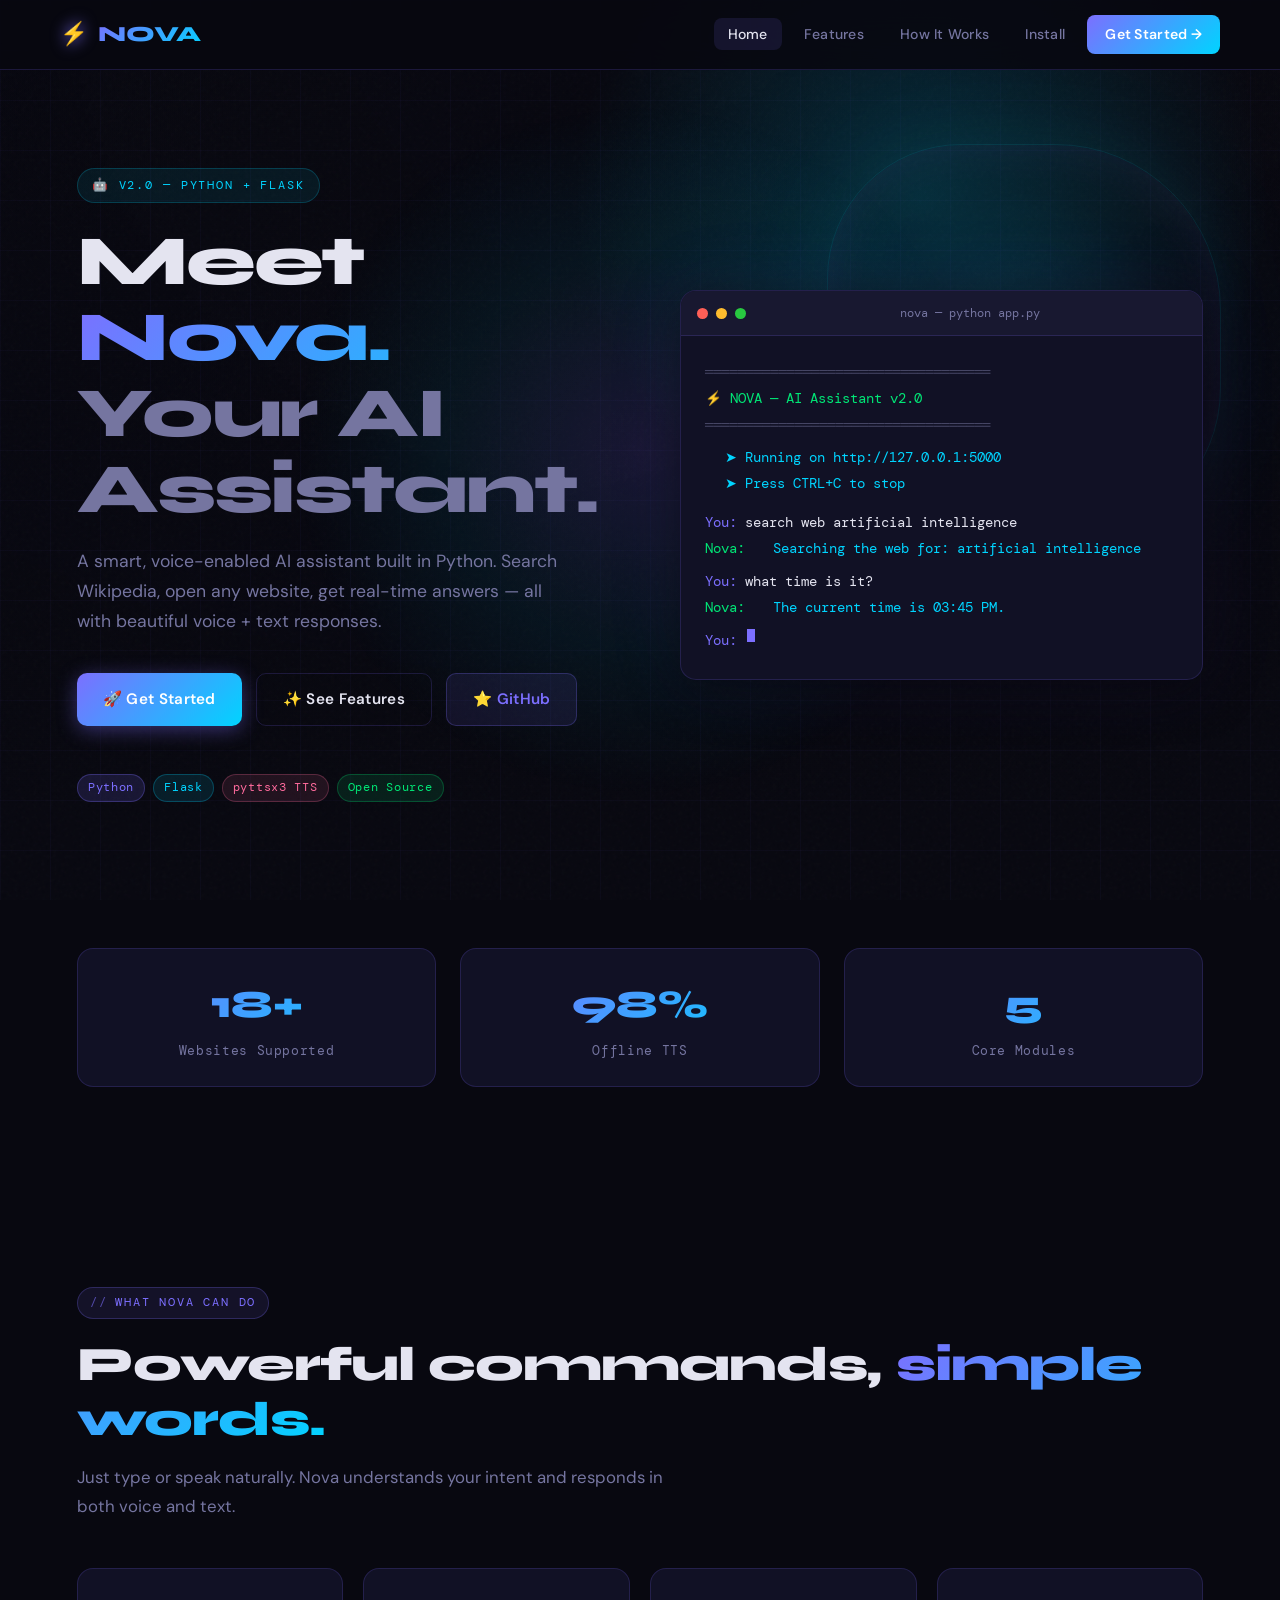
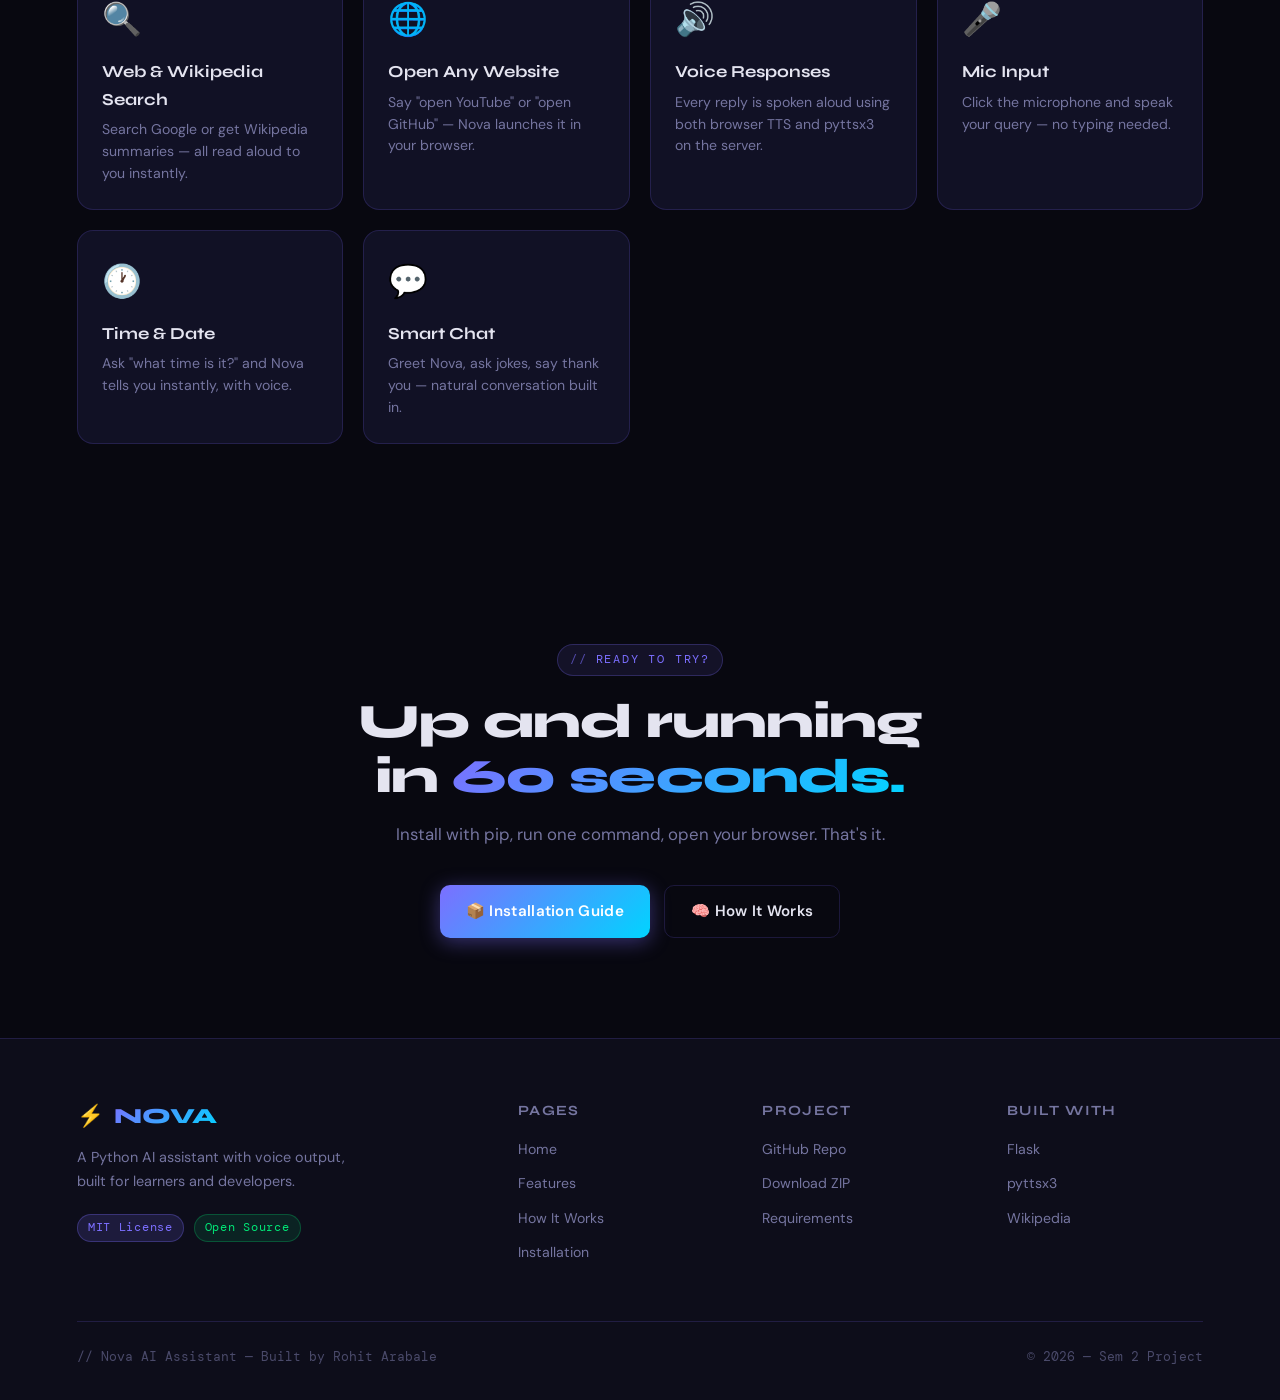
<file: Nova_Website/index.html>
<!DOCTYPE html>
<!-- index.html — Nova AI Assistant — Home / Hero Page -->
<html lang="en">
<head>
  <meta charset="UTF-8" />
  <meta name="viewport" content="width=device-width, initial-scale=1.0" />
  <title>Nova AI Assistant | Rohit Arabale</title>
  <meta name="description" content="Nova is a modern Python AI assistant with voice output, web search, and a sleek web interface." />
  <link rel="preconnect" href="https://fonts.googleapis.com" />
  <link href="https://fonts.googleapis.com/css2?family=Syne:wght@700;800&family=DM+Sans:wght@300;400;500;600&family=DM+Mono:wght@400;500&display=swap" rel="stylesheet" />
  <link rel="stylesheet" href="css/style.css" />
  <style>
    /* ── Hero-specific styles ─────────────────────────────────────── */
    .hero {
      position: relative;
      z-index: 2;
      min-height: 100vh;
      display: flex;
      align-items: center;
      padding: 0 clamp(20px, 6vw, 80px);
      padding-top: 70px;
      overflow: hidden;
    }

    .ai-video-backdrop {
      position: fixed;
      inset: 0;
      z-index: 0;
      overflow: hidden;
      background:
        linear-gradient(115deg, rgba(8,8,16,0.86), rgba(8,8,16,0.58) 46%, rgba(8,8,16,0.92)),
        url("https://cdn.pixabay.com/video/2025/02/11/257791_tiny.jpg") center / cover no-repeat;
      pointer-events: none;
    }

    .ai-video-backdrop video {
      width: 100%;
      height: 100%;
      object-fit: cover;
      opacity: 0.34;
      filter: saturate(1.25) contrast(1.08) brightness(0.78);
      transform: scale(1.04);
    }

    .ai-video-backdrop::after {
      content: "";
      position: absolute;
      inset: 0;
      background:
        radial-gradient(circle at 72% 22%, rgba(0,212,255,0.18), transparent 30%),
        linear-gradient(180deg, rgba(8,8,16,0.28), var(--bg) 92%);
    }

    .scroll-stage {
      position: fixed;
      inset: 0;
      z-index: 1;
      pointer-events: none;
      overflow: hidden;
    }

    .ai-bot-parallax {
      position: absolute;
      right: clamp(12px, 6vw, 120px);
      top: 18vh;
      width: clamp(220px, 28vw, 430px);
      aspect-ratio: 1;
      border-radius: 34% 42% 38% 44%;
      background:
        radial-gradient(circle at 50% 48%, rgba(0,212,255,0.12), transparent 57%),
        url("https://cdn.pixabay.com/video/2025/02/11/257791_tiny.jpg") center / cover no-repeat;
      opacity: 0.52;
      filter: saturate(1.2) contrast(1.05) drop-shadow(0 0 44px rgba(0,212,255,0.32));
      mix-blend-mode: screen;
      will-change: transform;
      animation: botFloat 7s ease-in-out infinite;
    }

    .ai-bot-parallax::before {
      content: "";
      position: absolute;
      inset: -18px;
      border: 1px solid rgba(0,212,255,0.22);
      border-radius: inherit;
      box-shadow: inset 0 0 40px rgba(124,111,255,0.16), 0 0 70px rgba(0,212,255,0.12);
    }

    .ai-bot-parallax::after {
      content: "NOVA";
      position: absolute;
      left: 50%;
      bottom: -34px;
      transform: translateX(-50%);
      padding: 6px 16px;
      border: 1px solid rgba(0,212,255,0.24);
      border-radius: 999px;
      background: rgba(8,8,16,0.58);
      color: var(--accent2);
      font-family: var(--font-mono);
      font-size: 0.74rem;
      letter-spacing: 0.18em;
      box-shadow: 0 0 24px rgba(0,212,255,0.16);
    }

    @keyframes botFloat {
      0%, 100% { translate: 0 0; }
      50% { translate: 0 -16px; }
    }

    /* Large glowing orb behind text */
    .hero-orb {
      position: absolute;
      width: 700px; height: 700px;
      border-radius: 50%;
      background: radial-gradient(circle at center,
        rgba(124,111,255,0.15) 0%,
        rgba(0,212,255,0.06) 40%,
        transparent 70%);
      top: 50%; left: 50%;
      transform: translate(-50%, -50%);
      pointer-events: none;
      animation: orbPulse 6s ease-in-out infinite;
    }

    @keyframes orbPulse {
      0%, 100% { transform: translate(-50%, -50%) scale(1); opacity: 0.8; }
      50%       { transform: translate(-50%, -50%) scale(1.08); opacity: 1; }
    }

    .hero-inner {
      max-width: 1200px;
      margin: 0 auto;
      display: grid;
      grid-template-columns: 1fr 1fr;
      gap: 80px;
      align-items: center;
      width: 100%;
    }

    /* Left: text content */
    .hero-content .eyebrow {
      display: inline-flex;
      align-items: center;
      gap: 8px;
      font-family: var(--font-mono);
      font-size: 0.78rem;
      letter-spacing: 0.15em;
      text-transform: uppercase;
      color: var(--accent2);
      margin-bottom: 20px;
      padding: 6px 14px;
      background: rgba(0,212,255,0.08);
      border: 1px solid rgba(0,212,255,0.2);
      border-radius: 20px;
      animation: fadeDown 0.6s ease both;
    }

    .hero-title {
      font-family: var(--font-display);
      font-size: clamp(2.8rem, 5.5vw, 5rem);
      font-weight: 800;
      line-height: 1.08;
      letter-spacing: -0.03em;
      margin-bottom: 20px;
      animation: fadeUp 0.7s 0.1s ease both;
    }

    .hero-title .line1 { display: block; }
    .hero-title .line2 {
      display: block;
      background: var(--grad-main);
      -webkit-background-clip: text; -webkit-text-fill-color: transparent;
      background-clip: text;
    }
    .hero-title .line3 { display: block; color: var(--text-muted); }

    .hero-desc {
      font-size: 1.1rem;
      color: var(--text-muted);
      line-height: 1.7;
      max-width: 480px;
      margin-bottom: 36px;
      animation: fadeUp 0.7s 0.2s ease both;
    }

    .hero-buttons {
      display: flex;
      flex-wrap: wrap;
      gap: 14px;
      margin-bottom: 48px;
      animation: fadeUp 0.7s 0.3s ease both;
    }

    .hero-tags {
      display: flex;
      flex-wrap: wrap;
      gap: 8px;
      animation: fadeUp 0.7s 0.4s ease both;
    }

    /* Right: terminal illustration */
    .hero-visual {
      animation: fadeLeft 0.8s 0.2s ease both;
    }

    .terminal-window {
      background: var(--surface);
      border: 1px solid var(--border);
      border-radius: var(--radius);
      overflow: hidden;
      box-shadow: var(--shadow), 0 0 80px rgba(124,111,255,0.1);
    }

    .terminal-bar {
      background: var(--surface2);
      padding: 12px 16px;
      display: flex;
      align-items: center;
      gap: 8px;
      border-bottom: 1px solid var(--border);
    }

    .terminal-dot {
      width: 11px; height: 11px;
      border-radius: 50%;
    }
    .dot-red    { background: #ff5f57; }
    .dot-yellow { background: #febc2e; }
    .dot-green  { background: #28c840; }

    .terminal-title {
      flex: 1;
      text-align: center;
      font-family: var(--font-mono);
      font-size: 0.78rem;
      color: var(--text-muted);
    }

    .terminal-body {
      padding: 24px;
      font-family: var(--font-mono);
      font-size: 0.85rem;
      line-height: 1.8;
    }

    .t-line { display: flex; gap: 8px; margin-bottom: 2px; }
    .t-prompt { color: var(--accent); user-select: none; }
    .t-cmd    { color: var(--text); }
    .t-output { color: var(--accent2); padding-left: 20px; }
    .t-nova   { color: var(--success); }
    .t-dim    { color: var(--text-dim); }

    /* Blinking cursor */
    .t-cursor {
      display: inline-block;
      width: 8px; height: 1em;
      background: var(--accent);
      vertical-align: text-bottom;
      animation: blink 1.1s step-end infinite;
      margin-left: 2px;
    }
    @keyframes blink { 0%, 100% { opacity: 1; } 50% { opacity: 0; } }

    /* Stats row */
    .stats-row {
      display: grid;
      grid-template-columns: repeat(3, 1fr);
      gap: 24px;
      margin-top: 48px;
    }

    .stat-item {
      text-align: center;
      padding: 24px;
      background: var(--surface);
      border: 1px solid var(--border);
      border-radius: var(--radius);
      transition: all 0.3s;
    }
    .stat-item:hover {
      border-color: rgba(124,111,255,0.4);
      transform: translateY(-3px);
    }
    .stat-number {
      font-family: var(--font-display);
      font-size: 2.4rem;
      font-weight: 800;
      background: var(--grad-main);
      -webkit-background-clip: text; -webkit-text-fill-color: transparent;
      background-clip: text;
    }
    .stat-label {
      font-size: 0.82rem;
      color: var(--text-muted);
      margin-top: 4px;
      font-family: var(--font-mono);
      letter-spacing: 0.05em;
    }

    /* Keyframe helpers */
    @keyframes fadeUp   { from { opacity:0; transform:translateY(24px); } to { opacity:1; transform:none; } }
    @keyframes fadeDown { from { opacity:0; transform:translateY(-16px);} to { opacity:1; transform:none; } }
    @keyframes fadeLeft { from { opacity:0; transform:translateX(30px); } to { opacity:1; transform:none; } }

    /* ── Feature Preview Cards ──────────────────────────────────── */
    .features-preview {
      display: grid;
      grid-template-columns: repeat(auto-fit, minmax(260px, 1fr));
      gap: 20px;
    }

    .fp-card {
      background: var(--surface);
      border: 1px solid var(--border);
      border-radius: var(--radius);
      padding: 24px;
      transition: all 0.3s;
    }
    .fp-card:hover {
      border-color: rgba(124,111,255,0.35);
      transform: translateY(-4px);
      box-shadow: 0 8px 40px rgba(124,111,255,0.08);
    }

    .fp-icon {
      font-size: 2rem;
      margin-bottom: 12px;
      filter: drop-shadow(0 0 8px var(--accent-glow));
    }
    .fp-title {
      font-family: var(--font-display);
      font-size: 1.05rem;
      font-weight: 700;
      margin-bottom: 6px;
    }
    .fp-desc {
      font-size: 0.88rem;
      color: var(--text-muted);
      line-height: 1.55;
    }

    /* ── Responsive ─────────────────────────────────────────────── */
    @media (max-width: 900px) {
      .hero-inner { grid-template-columns: 1fr; gap: 48px; }
      .hero-visual { order: -1; }
      .hero-title { font-size: clamp(2.2rem, 6vw, 3.5rem); }
      .ai-bot-parallax {
        right: -48px;
        top: 14vh;
        opacity: 0.34;
      }
    }
    @media (max-width: 600px) {
      .stats-row { grid-template-columns: 1fr; }
      .ai-video-backdrop video { opacity: 0.22; }
      .ai-bot-parallax {
        width: 230px;
        right: -82px;
        opacity: 0.25;
      }
    }
  </style>
</head>
<body>
  <div class="ai-video-backdrop" aria-hidden="true">
    <video autoplay muted loop playsinline poster="https://cdn.pixabay.com/video/2025/02/11/257791_tiny.jpg">
      <source src="https://videos.pexels.com/video-files/3129957/3129957-uhd_2560_1440_25fps.mp4" type="video/mp4" />
    </video>
  </div>
  <div class="scroll-stage" aria-hidden="true">
    <div class="ai-bot-parallax" data-speed="0.18" data-drift="34"></div>
  </div>
  <!-- Background layers -->
  <div class="bg-noise"></div>
  <div class="bg-grid"></div>
  <div class="hero-orb"></div>

  <!-- ── Navigation ── -->
  <nav class="nav">
    <a href="index.html" class="nav-logo">
      <span class="bolt">⚡</span>
      <span>NOVA</span>
    </a>
    <button class="nav-hamburger">☰</button>
    <ul class="nav-links">
      <li><a href="index.html" class="active">Home</a></li>
      <li><a href="features.html">Features</a></li>
      <li><a href="how-it-works.html">How It Works</a></li>
      <li><a href="install.html">Install</a></li>
      <li><a href="install.html" class="nav-cta btn">Get Started →</a></li>
    </ul>
  </nav>

  <!-- ── Hero Section ── -->
  <section class="hero">
    <div class="hero-inner">

      <!-- LEFT: Copy -->
      <div class="hero-content">
        <div class="eyebrow">🤖 v2.0 — Python + Flask</div>

        <h1 class="hero-title">
          <span class="line1">Meet</span>
          <span class="line2">Nova.</span>
          <span class="line3">Your AI Assistant.</span>
        </h1>

        <p class="hero-desc">
          A smart, voice-enabled AI assistant built in Python. Search Wikipedia, open any website,
          get real-time answers — all with beautiful voice + text responses.
        </p>

        <div class="hero-buttons">
          <a href="install.html" class="btn btn-primary">🚀 Get Started</a>
          <a href="features.html" class="btn btn-secondary">✨ See Features</a>
          <a href="https://github.com" target="_blank" class="btn btn-ghost">⭐ GitHub</a>
        </div>

        <div class="hero-tags">
          <span class="tag tag-purple">Python</span>
          <span class="tag tag-cyan">Flask</span>
          <span class="tag tag-pink">pyttsx3 TTS</span>
          <span class="tag tag-green">Open Source</span>
        </div>
      </div>

      <!-- RIGHT: Terminal illustration -->
      <div class="hero-visual">
        <div class="terminal-window">
          <div class="terminal-bar">
            <span class="terminal-dot dot-red"></span>
            <span class="terminal-dot dot-yellow"></span>
            <span class="terminal-dot dot-green"></span>
            <span class="terminal-title">nova — python app.py</span>
          </div>
          <div class="terminal-body">
            <div class="t-line">
              <span class="t-dim">═══════════════════════════════════</span>
            </div>
            <div class="t-line">
              <span class="t-nova">  ⚡  NOVA — AI Assistant v2.0</span>
            </div>
            <div class="t-line">
              <span class="t-dim">═══════════════════════════════════</span>
            </div>
            <div class="t-line" style="margin-top:8px">
              <span class="t-output">➤  Running on http://127.0.0.1:5000</span>
            </div>
            <div class="t-line" style="margin-bottom:14px">
              <span class="t-output">➤  Press CTRL+C to stop</span>
            </div>
            <div class="t-line">
              <span class="t-prompt">You:</span>
              <span class="t-cmd">search web artificial intelligence</span>
            </div>
            <div class="t-line">
              <span class="t-nova">Nova:</span>
              <span class="t-output">Searching the web for: artificial intelligence</span>
            </div>
            <div class="t-line" style="margin-top:8px">
              <span class="t-prompt">You:</span>
              <span class="t-cmd">what time is it?</span>
            </div>
            <div class="t-line">
              <span class="t-nova">Nova:</span>
              <span class="t-output">The current time is 03:45 PM.</span>
            </div>
            <div class="t-line" style="margin-top:8px">
              <span class="t-prompt">You:</span>
              <span class="t-cursor"></span>
            </div>
          </div>
        </div>
      </div>
    </div>
  </section>

  <!-- ── Stats Section ── -->
  <section class="section" style="padding-top:0">
    <div class="section-inner">
      <div class="stats-row">
        <div class="stat-item reveal">
          <div class="stat-number"><span data-count="18">0</span>+</div>
          <div class="stat-label">Websites Supported</div>
        </div>
        <div class="stat-item reveal reveal-delay-1">
          <div class="stat-number"><span data-count="100">0</span>%</div>
          <div class="stat-label">Offline TTS</div>
        </div>
        <div class="stat-item reveal reveal-delay-2">
          <div class="stat-number"><span data-count="5">0</span></div>
          <div class="stat-label">Core Modules</div>
        </div>
      </div>
    </div>
  </section>

  <!-- ── Feature Preview Section ── -->
  <section class="section">
    <div class="section-inner">
      <div class="section-label">What Nova Can Do</div>
      <h2 class="section-title reveal">Powerful commands, <span class="highlight">simple words.</span></h2>
      <p class="section-desc reveal">Just type or speak naturally. Nova understands your intent and responds in both voice and text.</p>

      <div class="features-preview">
        <div class="fp-card reveal">
          <div class="fp-icon">🔍</div>
          <div class="fp-title">Web & Wikipedia Search</div>
          <div class="fp-desc">Search Google or get Wikipedia summaries — all read aloud to you instantly.</div>
        </div>
        <div class="fp-card reveal reveal-delay-1">
          <div class="fp-icon">🌐</div>
          <div class="fp-title">Open Any Website</div>
          <div class="fp-desc">Say "open YouTube" or "open GitHub" — Nova launches it in your browser.</div>
        </div>
        <div class="fp-card reveal reveal-delay-2">
          <div class="fp-icon">🔊</div>
          <div class="fp-title">Voice Responses</div>
          <div class="fp-desc">Every reply is spoken aloud using both browser TTS and pyttsx3 on the server.</div>
        </div>
        <div class="fp-card reveal reveal-delay-3">
          <div class="fp-icon">🎤</div>
          <div class="fp-title">Mic Input</div>
          <div class="fp-desc">Click the microphone and speak your query — no typing needed.</div>
        </div>
        <div class="fp-card reveal">
          <div class="fp-icon">🕐</div>
          <div class="fp-title">Time & Date</div>
          <div class="fp-desc">Ask "what time is it?" and Nova tells you instantly, with voice.</div>
        </div>
        <div class="fp-card reveal reveal-delay-1">
          <div class="fp-icon">💬</div>
          <div class="fp-title">Smart Chat</div>
          <div class="fp-desc">Greet Nova, ask jokes, say thank you — natural conversation built in.</div>
        </div>
      </div>
    </div>
  </section>

  <!-- ── CTA Section ── -->
  <section class="section" style="text-align:center">
    <div class="section-inner">
      <div style="max-width:600px; margin:0 auto;">
        <div class="section-label" style="justify-content:center;">Ready to Try?</div>
        <h2 class="section-title reveal" style="text-align:center">Up and running in <span class="highlight">60 seconds.</span></h2>
        <p class="section-desc reveal" style="margin:0 auto 36px; text-align:center">
          Install with pip, run one command, open your browser. That's it.
        </p>
        <div style="display:flex; gap:14px; justify-content:center; flex-wrap:wrap;" class="reveal">
          <a href="install.html" class="btn btn-primary">📦 Installation Guide</a>
          <a href="how-it-works.html" class="btn btn-secondary">🧠 How It Works</a>
        </div>
      </div>
    </div>
  </section>

  <!-- ── Footer ── -->
  <footer>
    <div class="footer-inner">
      <div class="footer-grid">
        <div class="footer-brand">
          <div class="nav-logo" style="margin-bottom:0">⚡ <span style="font-family:var(--font-display);font-weight:800;background:var(--grad-main);-webkit-background-clip:text;-webkit-text-fill-color:transparent;background-clip:text;">NOVA</span></div>
          <p>A Python AI assistant with voice output, built for learners and developers.</p>
          <div style="display:flex;gap:10px">
            <span class="tag tag-purple">MIT License</span>
            <span class="tag tag-green">Open Source</span>
          </div>
        </div>
        <div class="footer-col">
          <h4>Pages</h4>
          <ul>
            <li><a href="index.html">Home</a></li>
            <li><a href="features.html">Features</a></li>
            <li><a href="how-it-works.html">How It Works</a></li>
            <li><a href="install.html">Installation</a></li>
          </ul>
        </div>
        <div class="footer-col">
          <h4>Project</h4>
          <ul>
            <li><a href="https://github.com" target="_blank">GitHub Repo</a></li>
            <li><a href="install.html#download">Download ZIP</a></li>
            <li><a href="install.html">Requirements</a></li>
          </ul>
        </div>
        <div class="footer-col">
          <h4>Built With</h4>
          <ul>
            <li><a href="https://flask.palletsprojects.com" target="_blank">Flask</a></li>
            <li><a href="https://pyttsx3.readthedocs.io" target="_blank">pyttsx3</a></li>
            <li><a href="https://wikipedia-api.readthedocs.io" target="_blank">Wikipedia</a></li>
          </ul>
        </div>
      </div>
      <div class="footer-bottom">
        <span>// Nova AI Assistant — Built by Rohit Arabale</span>
        <span>© 2026 — Sem 2 Project </span>
      </div>
    </div>
  </footer>

  <script src="js/script.js"></script>
</body>
</html>
</file>
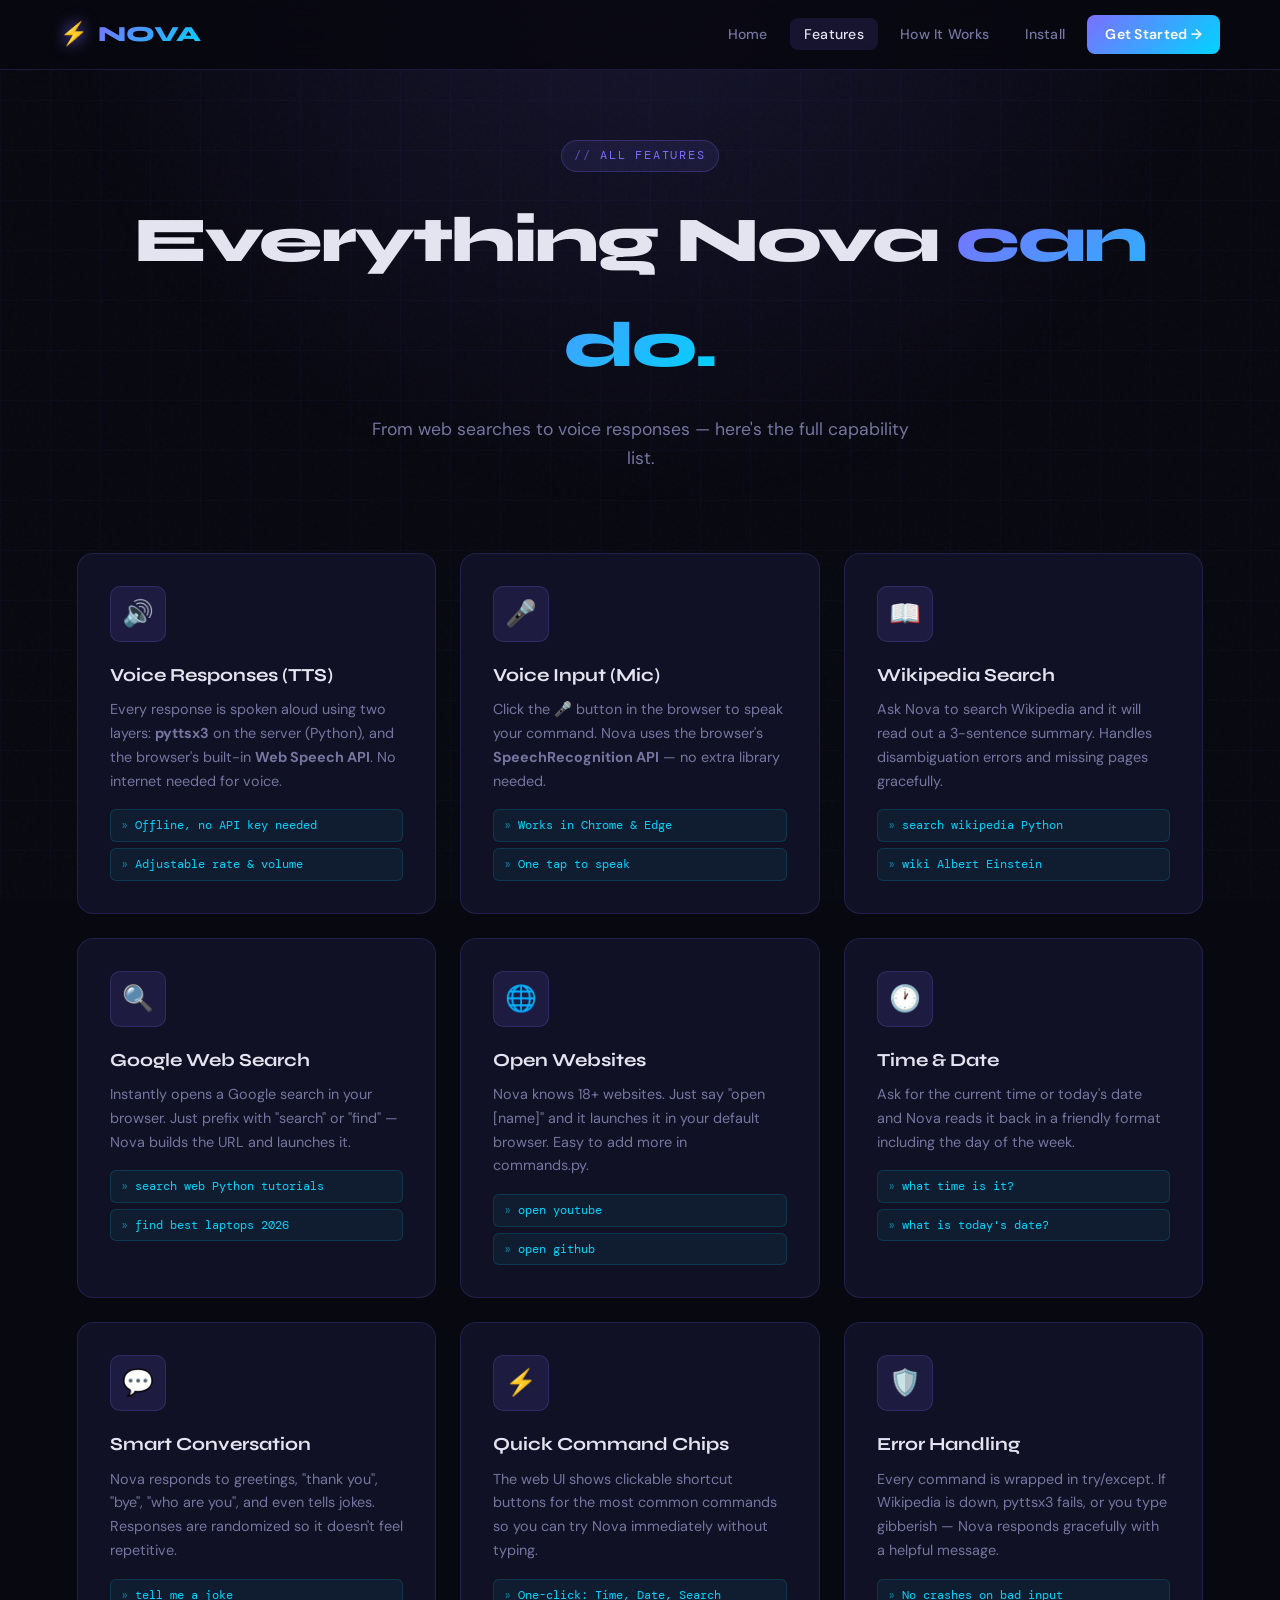
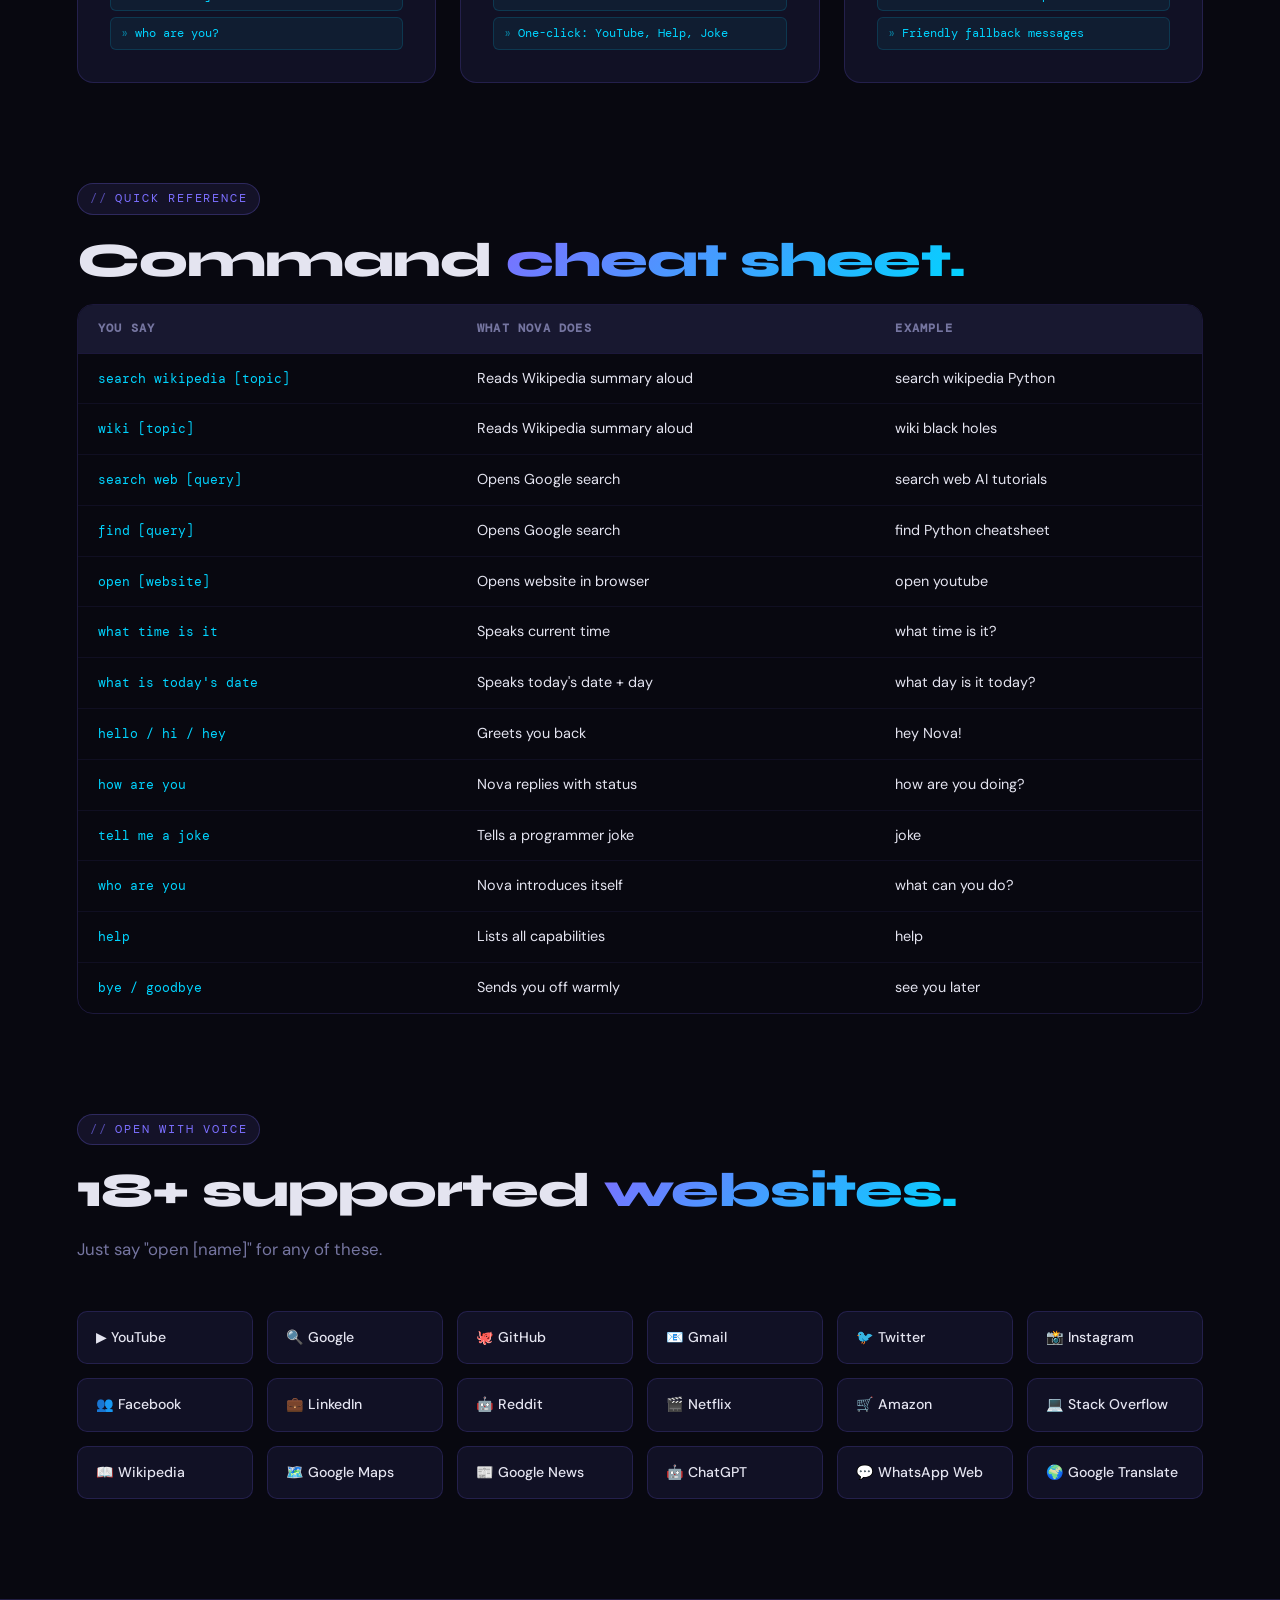
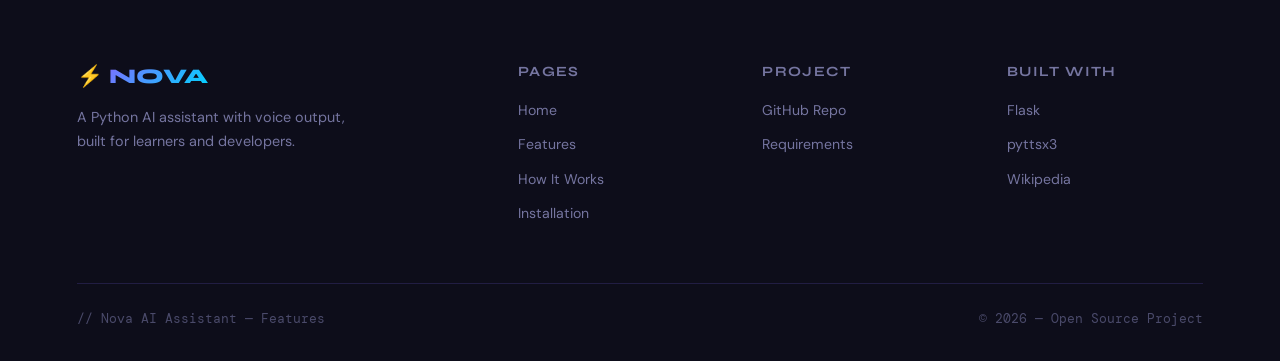
<file: Nova_Website/features.html>
<!DOCTYPE html>
<!-- features.html — Nova AI Assistant — All Features -->
<html lang="en">
<head>
  <meta charset="UTF-8" />
  <meta name="viewport" content="width=device-width, initial-scale=1.0" />
  <title>Nova — Features</title>
  <link rel="preconnect" href="https://fonts.googleapis.com" />
  <link href="https://fonts.googleapis.com/css2?family=Syne:wght@700;800&family=DM+Sans:wght@300;400;500;600&family=DM+Mono:wght@400;500&display=swap" rel="stylesheet" />
  <link rel="stylesheet" href="css/style.css" />
  <style>
    .page-hero {
      position: relative; z-index: 2;
      padding: 140px clamp(20px,6vw,80px) 80px;
      text-align: center;
      background: radial-gradient(ellipse at 50% 0%, rgba(124,111,255,0.12) 0%, transparent 65%);
    }
    .page-hero h1 {
      font-family: var(--font-display);
      font-size: clamp(2.5rem, 5vw, 4rem);
      font-weight: 800;
      letter-spacing: -0.03em;
      margin-bottom: 16px;
    }
    .page-hero p {
      font-size: 1.1rem;
      color: var(--text-muted);
      max-width: 560px;
      margin: 0 auto;
    }

    /* ── Feature Grid ─────────────────────────────────────────── */
    .features-grid {
      display: grid;
      grid-template-columns: repeat(auto-fit, minmax(320px, 1fr));
      gap: 24px;
    }

    .feat-card {
      background: var(--surface);
      border: 1px solid var(--border);
      border-radius: var(--radius);
      padding: 32px;
      transition: all 0.3s;
      position: relative;
      overflow: hidden;
    }

    .feat-card::after {
      content: '';
      position: absolute;
      top: 0; left: 0; right: 0;
      height: 3px;
      background: var(--grad-main);
      transform: scaleX(0);
      transform-origin: left;
      transition: transform 0.3s;
    }
    .feat-card:hover::after { transform: scaleX(1); }
    .feat-card:hover {
      border-color: rgba(124,111,255,0.35);
      transform: translateY(-5px);
      box-shadow: 0 12px 48px rgba(124,111,255,0.1);
    }

    .feat-icon-wrap {
      width: 56px; height: 56px;
      border-radius: var(--radius-sm);
      background: rgba(124,111,255,0.12);
      border: 1px solid rgba(124,111,255,0.2);
      display: flex; align-items: center; justify-content: center;
      font-size: 1.6rem;
      margin-bottom: 18px;
    }

    .feat-title {
      font-family: var(--font-display);
      font-size: 1.15rem;
      font-weight: 700;
      margin-bottom: 8px;
    }

    .feat-desc {
      font-size: 0.9rem;
      color: var(--text-muted);
      line-height: 1.65;
      margin-bottom: 16px;
    }

    .feat-examples {
      display: flex;
      flex-direction: column;
      gap: 6px;
    }

    .feat-example {
      font-family: var(--font-mono);
      font-size: 0.78rem;
      color: var(--accent2);
      background: rgba(0,212,255,0.06);
      border: 1px solid rgba(0,212,255,0.15);
      border-radius: 6px;
      padding: 5px 10px;
    }

    .feat-example::before { content: '» '; opacity: 0.5; }

    /* ── Command Reference Table ──────────────────────────────── */
    .cmd-table-wrap {
      overflow-x: auto;
      border-radius: var(--radius);
      border: 1px solid var(--border);
    }

    table {
      width: 100%;
      border-collapse: collapse;
      font-size: 0.9rem;
    }

    thead tr {
      background: var(--surface2);
    }

    thead th {
      padding: 14px 20px;
      text-align: left;
      font-family: var(--font-mono);
      font-size: 0.75rem;
      letter-spacing: 0.1em;
      text-transform: uppercase;
      color: var(--text-muted);
      border-bottom: 1px solid var(--border);
    }

    tbody tr {
      border-bottom: 1px solid rgba(120,100,255,0.08);
      transition: background 0.2s;
    }
    tbody tr:last-child { border-bottom: none; }
    tbody tr:hover { background: rgba(124,111,255,0.05); }

    td {
      padding: 13px 20px;
      vertical-align: top;
    }

    .cmd-text {
      font-family: var(--font-mono);
      font-size: 0.82rem;
      color: var(--accent2);
    }

    /* ── Sites Grid ───────────────────────────────────────────── */
    .sites-grid {
      display: grid;
      grid-template-columns: repeat(auto-fill, minmax(160px, 1fr));
      gap: 14px;
    }

    .site-chip {
      background: var(--surface);
      border: 1px solid var(--border);
      border-radius: var(--radius-sm);
      padding: 14px 18px;
      display: flex;
      align-items: center;
      gap: 10px;
      font-size: 0.88rem;
      font-weight: 500;
      transition: all 0.2s;
      cursor: default;
    }

    .site-chip:hover {
      border-color: rgba(124,111,255,0.4);
      background: rgba(124,111,255,0.08);
      transform: translateY(-2px);
    }
  </style>
</head>
<body>
  <div class="bg-noise"></div>
  <div class="bg-grid"></div>

  <!-- Nav -->
  <nav class="nav">
    <a href="index.html" class="nav-logo"><span class="bolt">⚡</span><span>NOVA</span></a>
    <button class="nav-hamburger">☰</button>
    <ul class="nav-links">
      <li><a href="index.html">Home</a></li>
      <li><a href="features.html" class="active">Features</a></li>
      <li><a href="how-it-works.html">How It Works</a></li>
      <li><a href="install.html">Install</a></li>
      <li><a href="install.html" class="nav-cta btn">Get Started →</a></li>
    </ul>
  </nav>

  <!-- Page Hero -->
  <div class="page-hero">
    <div class="section-label" style="margin:0 auto 16px; width:fit-content">All Features</div>
    <h1>Everything Nova <span style="background:var(--grad-main);-webkit-background-clip:text;-webkit-text-fill-color:transparent;background-clip:text">can do.</span></h1>
    <p>From web searches to voice responses — here's the full capability list.</p>
  </div>

  <!-- Features Grid -->
  <section class="section" style="padding-top:0">
    <div class="section-inner">
      <div class="features-grid">

        <div class="feat-card reveal">
          <div class="feat-icon-wrap">🔊</div>
          <div class="feat-title">Voice Responses (TTS)</div>
          <div class="feat-desc">
            Every response is spoken aloud using two layers: <strong>pyttsx3</strong> on the server (Python), and the browser's built-in <strong>Web Speech API</strong>. No internet needed for voice.
          </div>
          <div class="feat-examples">
            <span class="feat-example">Offline, no API key needed</span>
            <span class="feat-example">Adjustable rate & volume</span>
          </div>
        </div>

        <div class="feat-card reveal reveal-delay-1">
          <div class="feat-icon-wrap">🎤</div>
          <div class="feat-title">Voice Input (Mic)</div>
          <div class="feat-desc">
            Click the 🎤 button in the browser to speak your command. Nova uses the browser's <strong>SpeechRecognition API</strong> — no extra library needed.
          </div>
          <div class="feat-examples">
            <span class="feat-example">Works in Chrome & Edge</span>
            <span class="feat-example">One tap to speak</span>
          </div>
        </div>

        <div class="feat-card reveal reveal-delay-2">
          <div class="feat-icon-wrap">📖</div>
          <div class="feat-title">Wikipedia Search</div>
          <div class="feat-desc">
            Ask Nova to search Wikipedia and it will read out a 3-sentence summary. Handles disambiguation errors and missing pages gracefully.
          </div>
          <div class="feat-examples">
            <span class="feat-example">search wikipedia Python</span>
            <span class="feat-example">wiki Albert Einstein</span>
          </div>
        </div>

        <div class="feat-card reveal">
          <div class="feat-icon-wrap">🔍</div>
          <div class="feat-title">Google Web Search</div>
          <div class="feat-desc">
            Instantly opens a Google search in your browser. Just prefix with "search" or "find" — Nova builds the URL and launches it.
          </div>
          <div class="feat-examples">
            <span class="feat-example">search web Python tutorials</span>
            <span class="feat-example">find best laptops 2026</span>
          </div>
        </div>

        <div class="feat-card reveal reveal-delay-1">
          <div class="feat-icon-wrap">🌐</div>
          <div class="feat-title">Open Websites</div>
          <div class="feat-desc">
            Nova knows 18+ websites. Just say "open [name]" and it launches it in your default browser. Easy to add more in commands.py.
          </div>
          <div class="feat-examples">
            <span class="feat-example">open youtube</span>
            <span class="feat-example">open github</span>
          </div>
        </div>

        <div class="feat-card reveal reveal-delay-2">
          <div class="feat-icon-wrap">🕐</div>
          <div class="feat-title">Time & Date</div>
          <div class="feat-desc">
            Ask for the current time or today's date and Nova reads it back in a friendly format including the day of the week.
          </div>
          <div class="feat-examples">
            <span class="feat-example">what time is it?</span>
            <span class="feat-example">what is today's date?</span>
          </div>
        </div>

        <div class="feat-card reveal">
          <div class="feat-icon-wrap">💬</div>
          <div class="feat-title">Smart Conversation</div>
          <div class="feat-desc">
            Nova responds to greetings, "thank you", "bye", "who are you", and even tells jokes. Responses are randomized so it doesn't feel repetitive.
          </div>
          <div class="feat-examples">
            <span class="feat-example">tell me a joke</span>
            <span class="feat-example">who are you?</span>
          </div>
        </div>

        <div class="feat-card reveal reveal-delay-1">
          <div class="feat-icon-wrap">⚡</div>
          <div class="feat-title">Quick Command Chips</div>
          <div class="feat-desc">
            The web UI shows clickable shortcut buttons for the most common commands so you can try Nova immediately without typing.
          </div>
          <div class="feat-examples">
            <span class="feat-example">One-click: Time, Date, Search</span>
            <span class="feat-example">One-click: YouTube, Help, Joke</span>
          </div>
        </div>

        <div class="feat-card reveal reveal-delay-2">
          <div class="feat-icon-wrap">🛡️</div>
          <div class="feat-title">Error Handling</div>
          <div class="feat-desc">
            Every command is wrapped in try/except. If Wikipedia is down, pyttsx3 fails, or you type gibberish — Nova responds gracefully with a helpful message.
          </div>
          <div class="feat-examples">
            <span class="feat-example">No crashes on bad input</span>
            <span class="feat-example">Friendly fallback messages</span>
          </div>
        </div>

      </div>
    </div>
  </section>

  <!-- Command Reference -->
  <section class="section" style="padding-top:0">
    <div class="section-inner">
      <div class="section-label">Quick Reference</div>
      <h2 class="section-title reveal">Command <span class="highlight">cheat sheet.</span></h2>

      <div class="cmd-table-wrap reveal">
        <table>
          <thead>
            <tr>
              <th>You Say</th>
              <th>What Nova Does</th>
              <th>Example</th>
            </tr>
          </thead>
          <tbody>
            <tr><td><span class="cmd-text">search wikipedia [topic]</span></td><td>Reads Wikipedia summary aloud</td><td>search wikipedia Python</td></tr>
            <tr><td><span class="cmd-text">wiki [topic]</span></td><td>Reads Wikipedia summary aloud</td><td>wiki black holes</td></tr>
            <tr><td><span class="cmd-text">search web [query]</span></td><td>Opens Google search</td><td>search web AI tutorials</td></tr>
            <tr><td><span class="cmd-text">find [query]</span></td><td>Opens Google search</td><td>find Python cheatsheet</td></tr>
            <tr><td><span class="cmd-text">open [website]</span></td><td>Opens website in browser</td><td>open youtube</td></tr>
            <tr><td><span class="cmd-text">what time is it</span></td><td>Speaks current time</td><td>what time is it?</td></tr>
            <tr><td><span class="cmd-text">what is today's date</span></td><td>Speaks today's date + day</td><td>what day is it today?</td></tr>
            <tr><td><span class="cmd-text">hello / hi / hey</span></td><td>Greets you back</td><td>hey Nova!</td></tr>
            <tr><td><span class="cmd-text">how are you</span></td><td>Nova replies with status</td><td>how are you doing?</td></tr>
            <tr><td><span class="cmd-text">tell me a joke</span></td><td>Tells a programmer joke</td><td>joke</td></tr>
            <tr><td><span class="cmd-text">who are you</span></td><td>Nova introduces itself</td><td>what can you do?</td></tr>
            <tr><td><span class="cmd-text">help</span></td><td>Lists all capabilities</td><td>help</td></tr>
            <tr><td><span class="cmd-text">bye / goodbye</span></td><td>Sends you off warmly</td><td>see you later</td></tr>
          </tbody>
        </table>
      </div>
    </div>
  </section>

  <!-- Supported Sites -->
  <section class="section" style="padding-top:0">
    <div class="section-inner">
      <div class="section-label">Open With Voice</div>
      <h2 class="section-title reveal">18+ supported <span class="highlight">websites.</span></h2>
      <p class="section-desc reveal">Just say "open [name]" for any of these.</p>

      <div class="sites-grid reveal">
        <div class="site-chip">▶ YouTube</div>
        <div class="site-chip">🔍 Google</div>
        <div class="site-chip">🐙 GitHub</div>
        <div class="site-chip">📧 Gmail</div>
        <div class="site-chip">🐦 Twitter</div>
        <div class="site-chip">📸 Instagram</div>
        <div class="site-chip">👥 Facebook</div>
        <div class="site-chip">💼 LinkedIn</div>
        <div class="site-chip">🤖 Reddit</div>
        <div class="site-chip">🎬 Netflix</div>
        <div class="site-chip">🛒 Amazon</div>
        <div class="site-chip">💻 Stack Overflow</div>
        <div class="site-chip">📖 Wikipedia</div>
        <div class="site-chip">🗺️ Google Maps</div>
        <div class="site-chip">📰 Google News</div>
        <div class="site-chip">🤖 ChatGPT</div>
        <div class="site-chip">💬 WhatsApp Web</div>
        <div class="site-chip">🌍 Google Translate</div>
      </div>
    </div>
  </section>

  <!-- Footer -->
  <footer>
    <div class="footer-inner">
      <div class="footer-grid">
        <div class="footer-brand">
          <div style="font-family:var(--font-display);font-size:1.3rem;font-weight:800;">⚡ <span style="background:var(--grad-main);-webkit-background-clip:text;-webkit-text-fill-color:transparent;background-clip:text;">NOVA</span></div>
          <p>A Python AI assistant with voice output, built for learners and developers.</p>
        </div>
        <div class="footer-col"><h4>Pages</h4><ul>
          <li><a href="index.html">Home</a></li>
          <li><a href="features.html">Features</a></li>
          <li><a href="how-it-works.html">How It Works</a></li>
          <li><a href="install.html">Installation</a></li>
        </ul></div>
        <div class="footer-col"><h4>Project</h4><ul>
          <li><a href="https://github.com" target="_blank">GitHub Repo</a></li>
          <li><a href="install.html">Requirements</a></li>
        </ul></div>
        <div class="footer-col"><h4>Built With</h4><ul>
          <li><a href="https://flask.palletsprojects.com" target="_blank">Flask</a></li>
          <li><a href="https://pyttsx3.readthedocs.io" target="_blank">pyttsx3</a></li>
          <li><a href="https://wikipedia-api.readthedocs.io" target="_blank">Wikipedia</a></li>
        </ul></div>
      </div>
      <div class="footer-bottom">
        <span>// Nova AI Assistant — Features</span>
        <span>© 2026 — Open Source Project</span>
      </div>
    </div>
  </footer>

  <script src="js/script.js"></script>
</body>
</html>
</file>
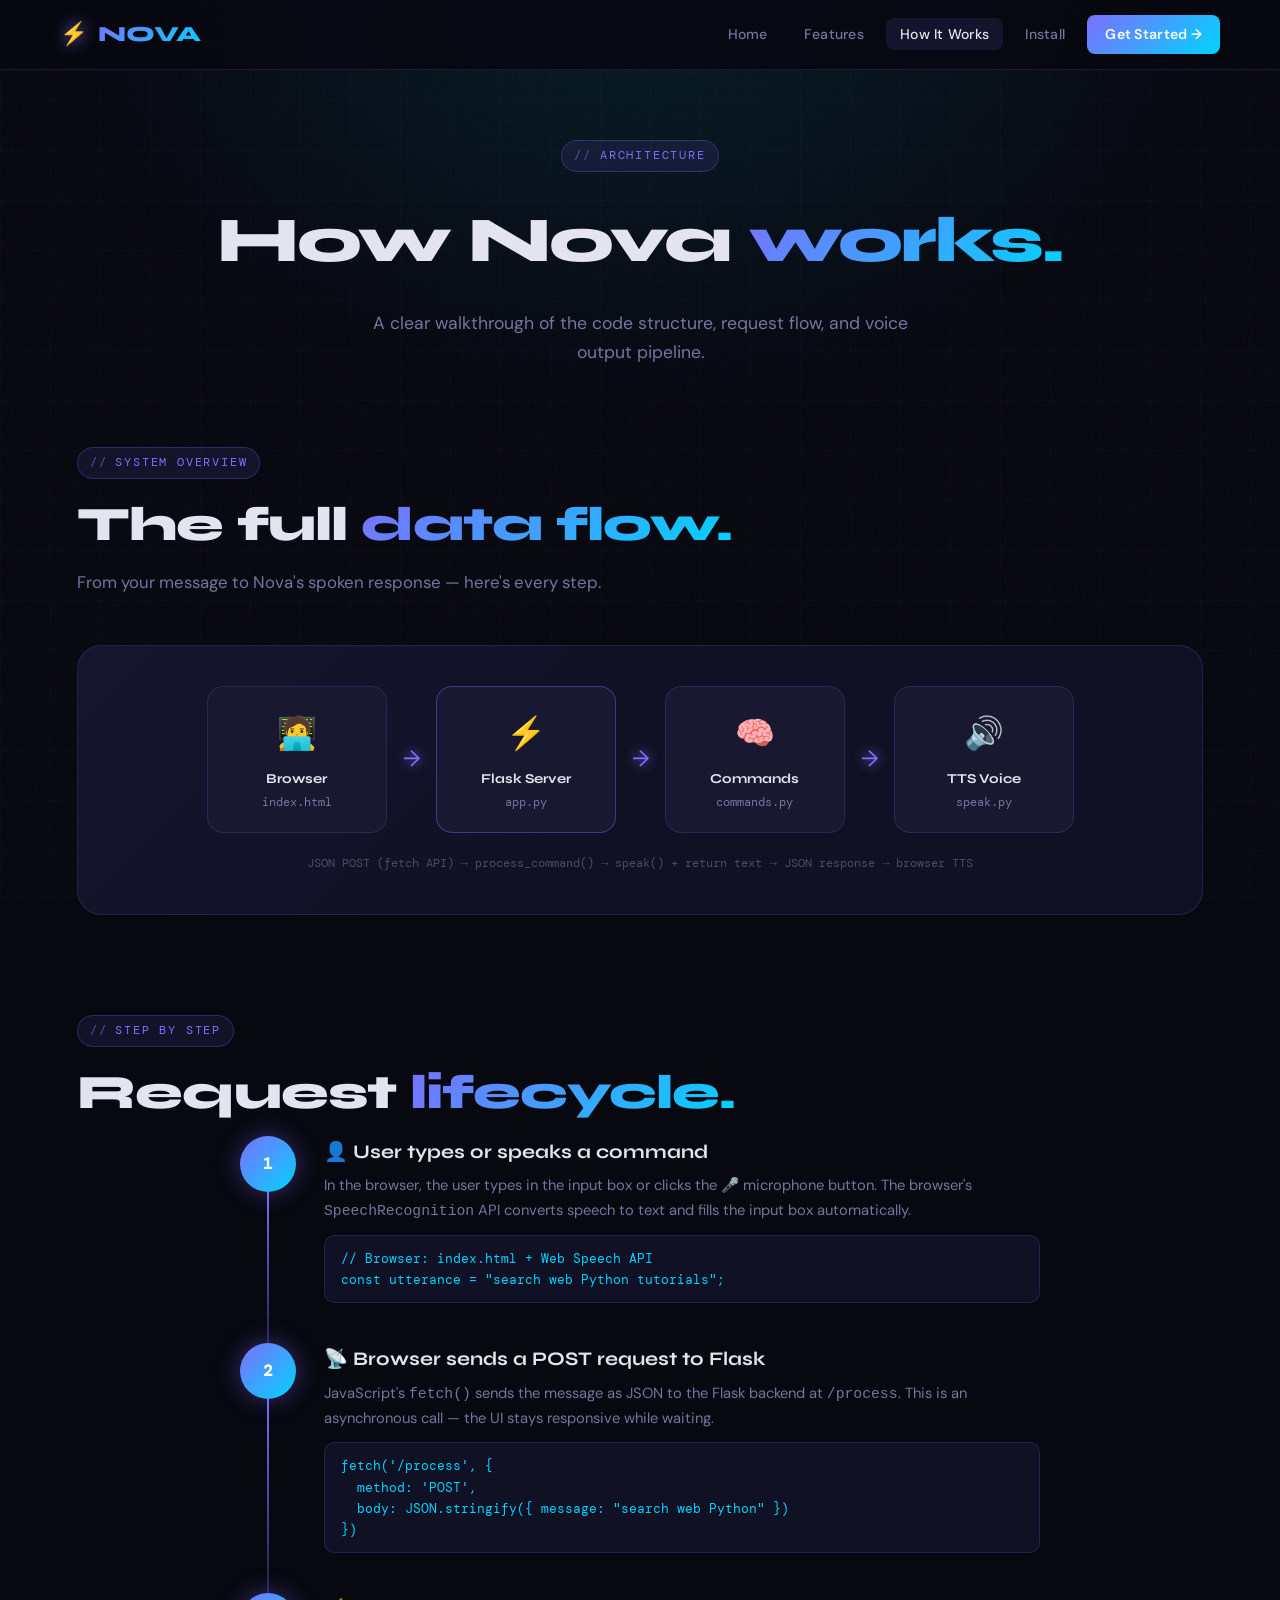
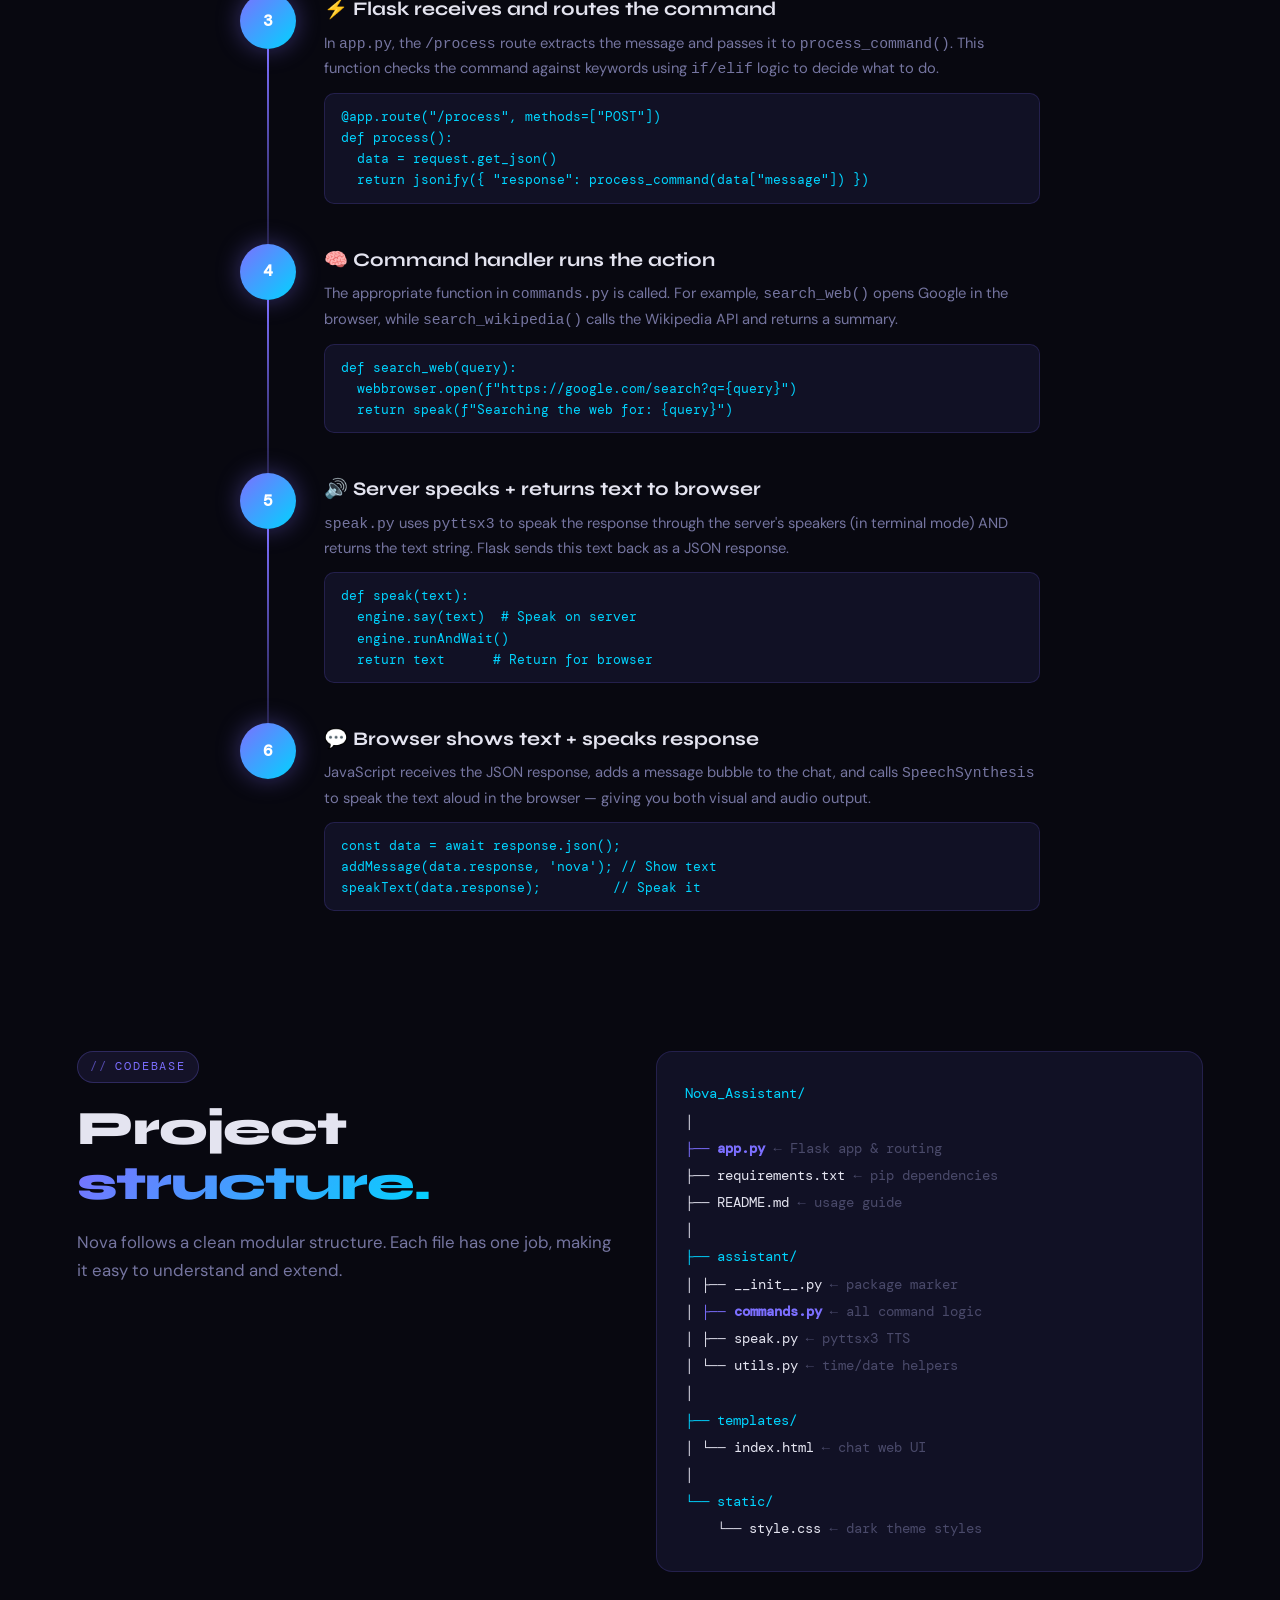
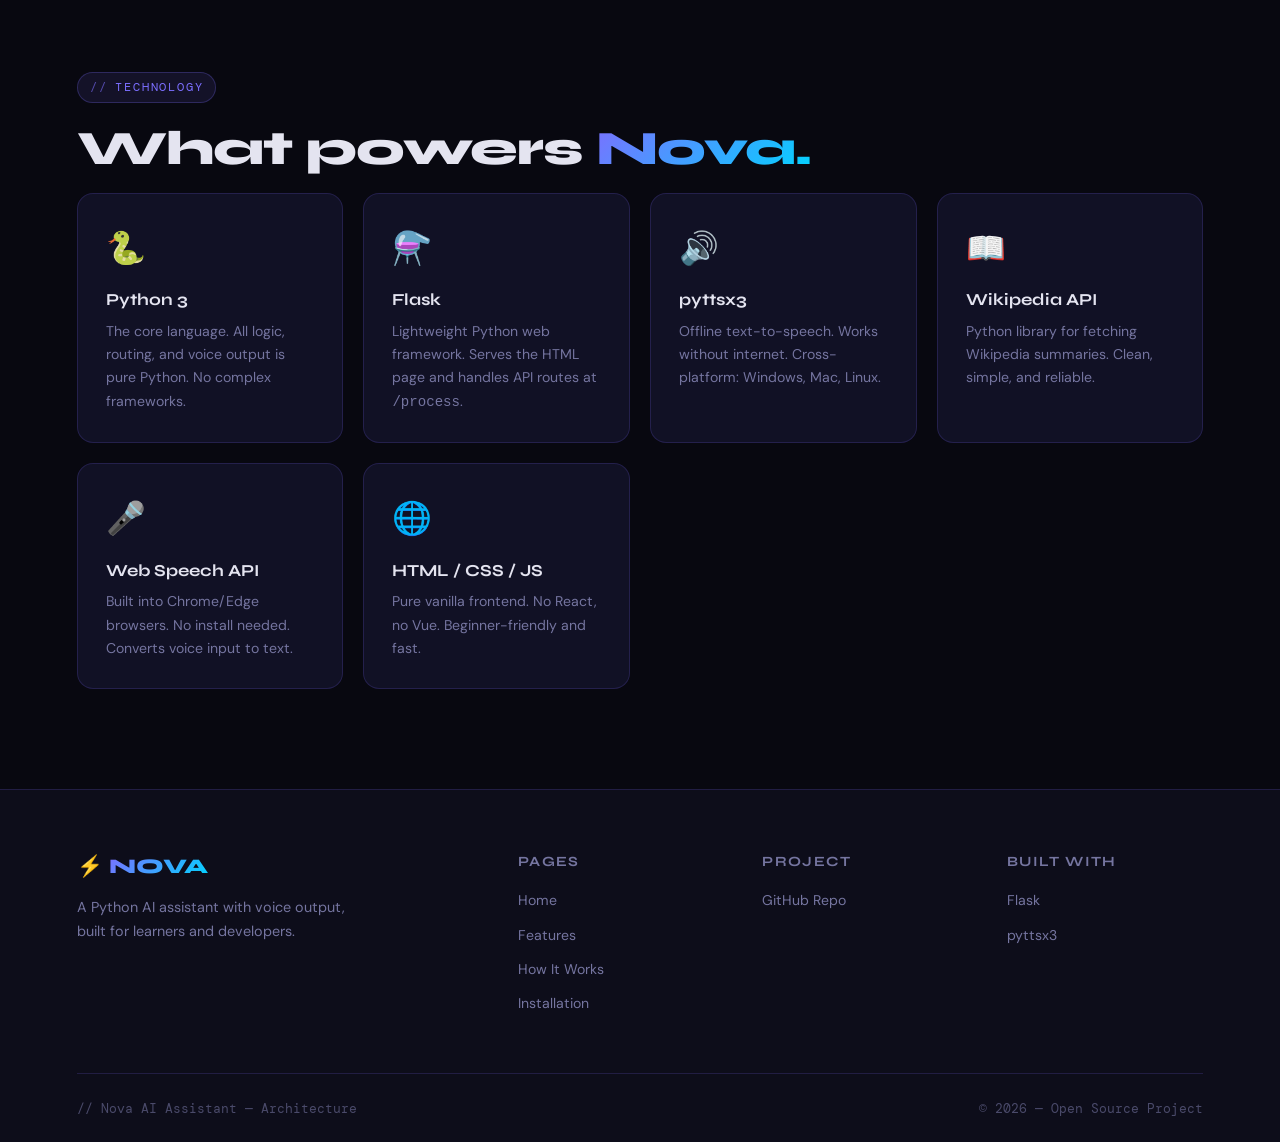
<file: Nova_Website/how-it-works.html>
<!DOCTYPE html>
<!-- how-it-works.html — Nova AI Assistant — Architecture & Workflow -->
<html lang="en">
<head>
  <meta charset="UTF-8" />
  <meta name="viewport" content="width=device-width, initial-scale=1.0" />
  <title>Nova — How It Works</title>
  <link rel="preconnect" href="https://fonts.googleapis.com" />
  <link href="https://fonts.googleapis.com/css2?family=Syne:wght@700;800&family=DM+Sans:wght@300;400;500;600&family=DM+Mono:wght@400;500&display=swap" rel="stylesheet" />
  <link rel="stylesheet" href="css/style.css" />
  <style>
    .page-hero {
      position: relative; z-index: 2;
      padding: 140px clamp(20px,6vw,80px) 80px;
      text-align: center;
      background: radial-gradient(ellipse at 50% 0%, rgba(0,212,255,0.1) 0%, transparent 65%);
    }
    .page-hero h1 {
      font-family: var(--font-display);
      font-size: clamp(2.5rem, 5vw, 4rem);
      font-weight: 800;
      letter-spacing: -0.03em;
      margin-bottom: 16px;
    }
    .page-hero p {
      font-size: 1.1rem;
      color: var(--text-muted);
      max-width: 560px;
      margin: 0 auto;
    }

    /* ── Flow Diagram ──────────────────────────────────────────── */
    .flow-wrap {
      position: relative;
      display: flex;
      flex-direction: column;
      align-items: center;
      gap: 0;
    }

    .flow-step {
      display: flex;
      align-items: flex-start;
      gap: 28px;
      width: 100%;
      max-width: 800px;
      position: relative;
    }

    .flow-step:not(:last-child)::after {
      content: '';
      position: absolute;
      left: 27px; top: 56px;
      bottom: -32px;
      width: 2px;
      background: linear-gradient(to bottom, var(--accent), rgba(124,111,255,0.1));
    }

    .flow-num {
      flex-shrink: 0;
      width: 56px; height: 56px;
      border-radius: 50%;
      background: var(--grad-main);
      display: flex; align-items: center; justify-content: center;
      font-family: var(--font-mono);
      font-size: 1rem;
      font-weight: 700;
      color: white;
      box-shadow: 0 0 24px var(--glow);
      position: relative;
      z-index: 1;
    }

    .flow-content {
      flex: 1;
      padding-bottom: 40px;
    }

    .flow-title {
      font-family: var(--font-display);
      font-size: 1.2rem;
      font-weight: 700;
      margin-bottom: 6px;
      display: flex; align-items: center; gap: 10px;
    }

    .flow-desc {
      font-size: 0.92rem;
      color: var(--text-muted);
      line-height: 1.65;
      margin-bottom: 12px;
    }

    .flow-code {
      background: var(--surface);
      border: 1px solid var(--border);
      border-radius: var(--radius-sm);
      padding: 12px 16px;
      font-family: var(--font-mono);
      font-size: 0.8rem;
      color: var(--accent2);
      position: relative;
    }

    /* ── Architecture Diagram ───────────────────────────────────── */
    .arch-diagram {
      background: var(--surface);
      border: 1px solid var(--border);
      border-radius: var(--radius-lg);
      padding: 40px;
      position: relative;
      overflow: hidden;
    }

    .arch-diagram::before {
      content: '';
      position: absolute;
      inset: 0;
      background: linear-gradient(135deg, rgba(124,111,255,0.04) 0%, transparent 50%);
    }

    .arch-row {
      display: flex;
      align-items: center;
      justify-content: center;
      gap: 16px;
      flex-wrap: wrap;
      position: relative; z-index: 1;
    }

    .arch-box {
      background: var(--surface2);
      border: 1px solid var(--border);
      border-radius: var(--radius);
      padding: 20px 24px;
      text-align: center;
      min-width: 140px;
      flex: 1;
      max-width: 180px;
      transition: all 0.2s;
    }
    .arch-box:hover {
      border-color: rgba(124,111,255,0.4);
      transform: translateY(-2px);
    }

    .arch-box .icon { font-size: 2rem; margin-bottom: 8px; }
    .arch-box .label {
      font-family: var(--font-display);
      font-size: 0.85rem;
      font-weight: 700;
    }
    .arch-box .sub {
      font-size: 0.72rem;
      color: var(--text-muted);
      margin-top: 3px;
      font-family: var(--font-mono);
    }

    .arch-arrow {
      font-size: 1.4rem;
      color: var(--accent);
      flex-shrink: 0;
      filter: drop-shadow(0 0 6px var(--accent));
    }

    /* ── File Tree ──────────────────────────────────────────────── */
    .file-tree {
      background: var(--surface);
      border: 1px solid var(--border);
      border-radius: var(--radius);
      padding: 28px;
      font-family: var(--font-mono);
      font-size: 0.85rem;
      line-height: 2;
    }

    .ft-dir  { color: var(--accent2); }
    .ft-file { color: var(--text); }
    .ft-comment { color: var(--text-dim); }
    .ft-main { color: var(--accent); font-weight: 600; }

    /* Two column layout for how it works sections */
    .two-col {
      display: grid;
      grid-template-columns: 1fr 1fr;
      gap: 32px;
      align-items: start;
    }

    @media (max-width: 768px) {
      .two-col { grid-template-columns: 1fr; }
      .arch-row { flex-direction: column; align-items: stretch; }
      .arch-box { max-width: 100%; }
      .arch-arrow { transform: rotate(90deg); }
    }
  </style>
</head>
<body>
  <div class="bg-noise"></div>
  <div class="bg-grid"></div>

  <nav class="nav">
    <a href="index.html" class="nav-logo"><span class="bolt">⚡</span><span>NOVA</span></a>
    <button class="nav-hamburger">☰</button>
    <ul class="nav-links">
      <li><a href="index.html">Home</a></li>
      <li><a href="features.html">Features</a></li>
      <li><a href="how-it-works.html" class="active">How It Works</a></li>
      <li><a href="install.html">Install</a></li>
      <li><a href="install.html" class="nav-cta btn">Get Started →</a></li>
    </ul>
  </nav>

  <!-- Page Hero -->
  <div class="page-hero">
    <div class="section-label" style="margin:0 auto 16px; width:fit-content">Architecture</div>
    <h1>How Nova <span style="background:var(--grad-main);-webkit-background-clip:text;-webkit-text-fill-color:transparent;background-clip:text">works.</span></h1>
    <p>A clear walkthrough of the code structure, request flow, and voice output pipeline.</p>
  </div>

  <!-- Architecture Diagram -->
  <section class="section" style="padding-top:0">
    <div class="section-inner">
      <div class="section-label">System Overview</div>
      <h2 class="section-title reveal">The full <span class="highlight">data flow.</span></h2>
      <p class="section-desc reveal">From your message to Nova's spoken response — here's every step.</p>

      <div class="arch-diagram reveal">
        <div class="arch-row">
          <div class="arch-box">
            <div class="icon">🧑‍💻</div>
            <div class="label">Browser</div>
            <div class="sub">index.html</div>
          </div>
          <div class="arch-arrow">→</div>
          <div class="arch-box" style="border-color:rgba(124,111,255,0.4)">
            <div class="icon">⚡</div>
            <div class="label">Flask Server</div>
            <div class="sub">app.py</div>
          </div>
          <div class="arch-arrow">→</div>
          <div class="arch-box">
            <div class="icon">🧠</div>
            <div class="label">Commands</div>
            <div class="sub">commands.py</div>
          </div>
          <div class="arch-arrow">→</div>
          <div class="arch-box">
            <div class="icon">🔊</div>
            <div class="label">TTS Voice</div>
            <div class="sub">speak.py</div>
          </div>
        </div>
        <div style="text-align:center; margin-top:20px; font-family:var(--font-mono); font-size:0.78rem; color:var(--text-dim)">
          JSON POST (fetch API) → process_command() → speak() + return text → JSON response → browser TTS
        </div>
      </div>
    </div>
  </section>

  <!-- Step by Step Flow -->
  <section class="section" style="padding-top:0">
    <div class="section-inner">
      <div class="section-label">Step by Step</div>
      <h2 class="section-title reveal">Request <span class="highlight">lifecycle.</span></h2>

      <div class="flow-wrap">

        <div class="flow-step reveal">
          <div class="flow-num">1</div>
          <div class="flow-content">
            <div class="flow-title">👤 User types or speaks a command</div>
            <div class="flow-desc">
              In the browser, the user types in the input box or clicks the 🎤 microphone button. The browser's <code>SpeechRecognition</code> API converts speech to text and fills the input box automatically.
            </div>
            <div class="flow-code">// Browser: index.html + Web Speech API<br>const utterance = "search web Python tutorials";</div>
          </div>
        </div>

        <div class="flow-step reveal">
          <div class="flow-num">2</div>
          <div class="flow-content">
            <div class="flow-title">📡 Browser sends a POST request to Flask</div>
            <div class="flow-desc">
              JavaScript's <code>fetch()</code> sends the message as JSON to the Flask backend at <code>/process</code>. This is an asynchronous call — the UI stays responsive while waiting.
            </div>
            <div class="flow-code">fetch('/process', {<br>&nbsp;&nbsp;method: 'POST',<br>&nbsp;&nbsp;body: JSON.stringify({ message: "search web Python" })<br>})</div>
          </div>
        </div>

        <div class="flow-step reveal">
          <div class="flow-num">3</div>
          <div class="flow-content">
            <div class="flow-title">⚡ Flask receives and routes the command</div>
            <div class="flow-desc">
              In <code>app.py</code>, the <code>/process</code> route extracts the message and passes it to <code>process_command()</code>. This function checks the command against keywords using <code>if/elif</code> logic to decide what to do.
            </div>
            <div class="flow-code">@app.route("/process", methods=["POST"])<br>def process():<br>&nbsp;&nbsp;data = request.get_json()<br>&nbsp;&nbsp;return jsonify({ "response": process_command(data["message"]) })</div>
          </div>
        </div>

        <div class="flow-step reveal">
          <div class="flow-num">4</div>
          <div class="flow-content">
            <div class="flow-title">🧠 Command handler runs the action</div>
            <div class="flow-desc">
              The appropriate function in <code>commands.py</code> is called. For example, <code>search_web()</code> opens Google in the browser, while <code>search_wikipedia()</code> calls the Wikipedia API and returns a summary.
            </div>
            <div class="flow-code">def search_web(query):<br>&nbsp;&nbsp;webbrowser.open(f"https://google.com/search?q={query}")<br>&nbsp;&nbsp;return speak(f"Searching the web for: {query}")</div>
          </div>
        </div>

        <div class="flow-step reveal">
          <div class="flow-num">5</div>
          <div class="flow-content">
            <div class="flow-title">🔊 Server speaks + returns text to browser</div>
            <div class="flow-desc">
              <code>speak.py</code> uses <code>pyttsx3</code> to speak the response through the server's speakers (in terminal mode) AND returns the text string. Flask sends this text back as a JSON response.
            </div>
            <div class="flow-code">def speak(text):<br>&nbsp;&nbsp;engine.say(text)&nbsp;&nbsp;# Speak on server<br>&nbsp;&nbsp;engine.runAndWait()<br>&nbsp;&nbsp;return text&nbsp;&nbsp;&nbsp;&nbsp;&nbsp;&nbsp;# Return for browser</div>
          </div>
        </div>

        <div class="flow-step reveal">
          <div class="flow-num">6</div>
          <div class="flow-content">
            <div class="flow-title">💬 Browser shows text + speaks response</div>
            <div class="flow-desc">
              JavaScript receives the JSON response, adds a message bubble to the chat, and calls <code>SpeechSynthesis</code> to speak the text aloud in the browser — giving you both visual and audio output.
            </div>
            <div class="flow-code">const data = await response.json();<br>addMessage(data.response, 'nova');&nbsp;// Show text<br>speakText(data.response);&nbsp;&nbsp;&nbsp;&nbsp;&nbsp;&nbsp;&nbsp;&nbsp;&nbsp;// Speak it</div>
          </div>
        </div>

      </div>
    </div>
  </section>

  <!-- File Structure -->
  <section class="section" style="padding-top:0">
    <div class="section-inner">
      <div class="two-col">
        <div>
          <div class="section-label">Codebase</div>
          <h2 class="section-title reveal">Project <span class="highlight">structure.</span></h2>
          <p class="section-desc reveal" style="margin-bottom:0">
            Nova follows a clean modular structure. Each file has one job, making it easy to understand and extend.
          </p>
        </div>
        <div class="file-tree reveal">
<span class="ft-dir">Nova_Assistant/</span><br>
│<br>
<span class="ft-main">├── app.py</span>          <span class="ft-comment">← Flask app &amp; routing</span><br>
├── requirements.txt <span class="ft-comment">← pip dependencies</span><br>
├── README.md        <span class="ft-comment">← usage guide</span><br>
│<br>
<span class="ft-dir">├── assistant/</span><br>
│   ├── __init__.py  <span class="ft-comment">← package marker</span><br>
│   <span class="ft-main">├── commands.py</span> <span class="ft-comment">← all command logic</span><br>
│   ├── speak.py     <span class="ft-comment">← pyttsx3 TTS</span><br>
│   └── utils.py     <span class="ft-comment">← time/date helpers</span><br>
│<br>
<span class="ft-dir">├── templates/</span><br>
│   └── index.html   <span class="ft-comment">← chat web UI</span><br>
│<br>
<span class="ft-dir">└── static/</span><br>
&nbsp;&nbsp;&nbsp;&nbsp;└── style.css    <span class="ft-comment">← dark theme styles</span>
        </div>
      </div>
    </div>
  </section>

  <!-- Tech Stack -->
  <section class="section" style="padding-top:0">
    <div class="section-inner">
      <div class="section-label">Technology</div>
      <h2 class="section-title reveal">What powers <span class="highlight">Nova.</span></h2>

      <div style="display:grid; grid-template-columns: repeat(auto-fit, minmax(240px,1fr)); gap:20px">

        <div class="card reveal">
          <div style="font-size:2rem;margin-bottom:12px">🐍</div>
          <div style="font-family:var(--font-display);font-weight:700;font-size:1.05rem;margin-bottom:6px">Python 3</div>
          <div style="font-size:0.88rem;color:var(--text-muted)">The core language. All logic, routing, and voice output is pure Python. No complex frameworks.</div>
        </div>

        <div class="card reveal reveal-delay-1">
          <div style="font-size:2rem;margin-bottom:12px">⚗️</div>
          <div style="font-family:var(--font-display);font-weight:700;font-size:1.05rem;margin-bottom:6px">Flask</div>
          <div style="font-size:0.88rem;color:var(--text-muted)">Lightweight Python web framework. Serves the HTML page and handles API routes at <code>/process</code>.</div>
        </div>

        <div class="card reveal reveal-delay-2">
          <div style="font-size:2rem;margin-bottom:12px">🔊</div>
          <div style="font-family:var(--font-display);font-weight:700;font-size:1.05rem;margin-bottom:6px">pyttsx3</div>
          <div style="font-size:0.88rem;color:var(--text-muted)">Offline text-to-speech. Works without internet. Cross-platform: Windows, Mac, Linux.</div>
        </div>

        <div class="card reveal">
          <div style="font-size:2rem;margin-bottom:12px">📖</div>
          <div style="font-family:var(--font-display);font-weight:700;font-size:1.05rem;margin-bottom:6px">Wikipedia API</div>
          <div style="font-size:0.88rem;color:var(--text-muted)">Python library for fetching Wikipedia summaries. Clean, simple, and reliable.</div>
        </div>

        <div class="card reveal reveal-delay-1">
          <div style="font-size:2rem;margin-bottom:12px">🎤</div>
          <div style="font-family:var(--font-display);font-weight:700;font-size:1.05rem;margin-bottom:6px">Web Speech API</div>
          <div style="font-size:0.88rem;color:var(--text-muted)">Built into Chrome/Edge browsers. No install needed. Converts voice input to text.</div>
        </div>

        <div class="card reveal reveal-delay-2">
          <div style="font-size:2rem;margin-bottom:12px">🌐</div>
          <div style="font-family:var(--font-display);font-weight:700;font-size:1.05rem;margin-bottom:6px">HTML / CSS / JS</div>
          <div style="font-size:0.88rem;color:var(--text-muted)">Pure vanilla frontend. No React, no Vue. Beginner-friendly and fast.</div>
        </div>

      </div>
    </div>
  </section>

  <footer>
    <div class="footer-inner">
      <div class="footer-grid">
        <div class="footer-brand">
          <div style="font-family:var(--font-display);font-size:1.3rem;font-weight:800;">⚡ <span style="background:var(--grad-main);-webkit-background-clip:text;-webkit-text-fill-color:transparent;background-clip:text;">NOVA</span></div>
          <p>A Python AI assistant with voice output, built for learners and developers.</p>
        </div>
        <div class="footer-col"><h4>Pages</h4><ul>
          <li><a href="index.html">Home</a></li>
          <li><a href="features.html">Features</a></li>
          <li><a href="how-it-works.html">How It Works</a></li>
          <li><a href="install.html">Installation</a></li>
        </ul></div>
        <div class="footer-col"><h4>Project</h4><ul>
          <li><a href="https://github.com" target="_blank">GitHub Repo</a></li>
        </ul></div>
        <div class="footer-col"><h4>Built With</h4><ul>
          <li><a href="https://flask.palletsprojects.com" target="_blank">Flask</a></li>
          <li><a href="https://pyttsx3.readthedocs.io" target="_blank">pyttsx3</a></li>
        </ul></div>
      </div>
      <div class="footer-bottom">
        <span>// Nova AI Assistant — Architecture</span>
        <span>© 2026 — Open Source Project</span>
      </div>
    </div>
  </footer>
  <script src="js/script.js"></script>
</body>
</html>
</file>
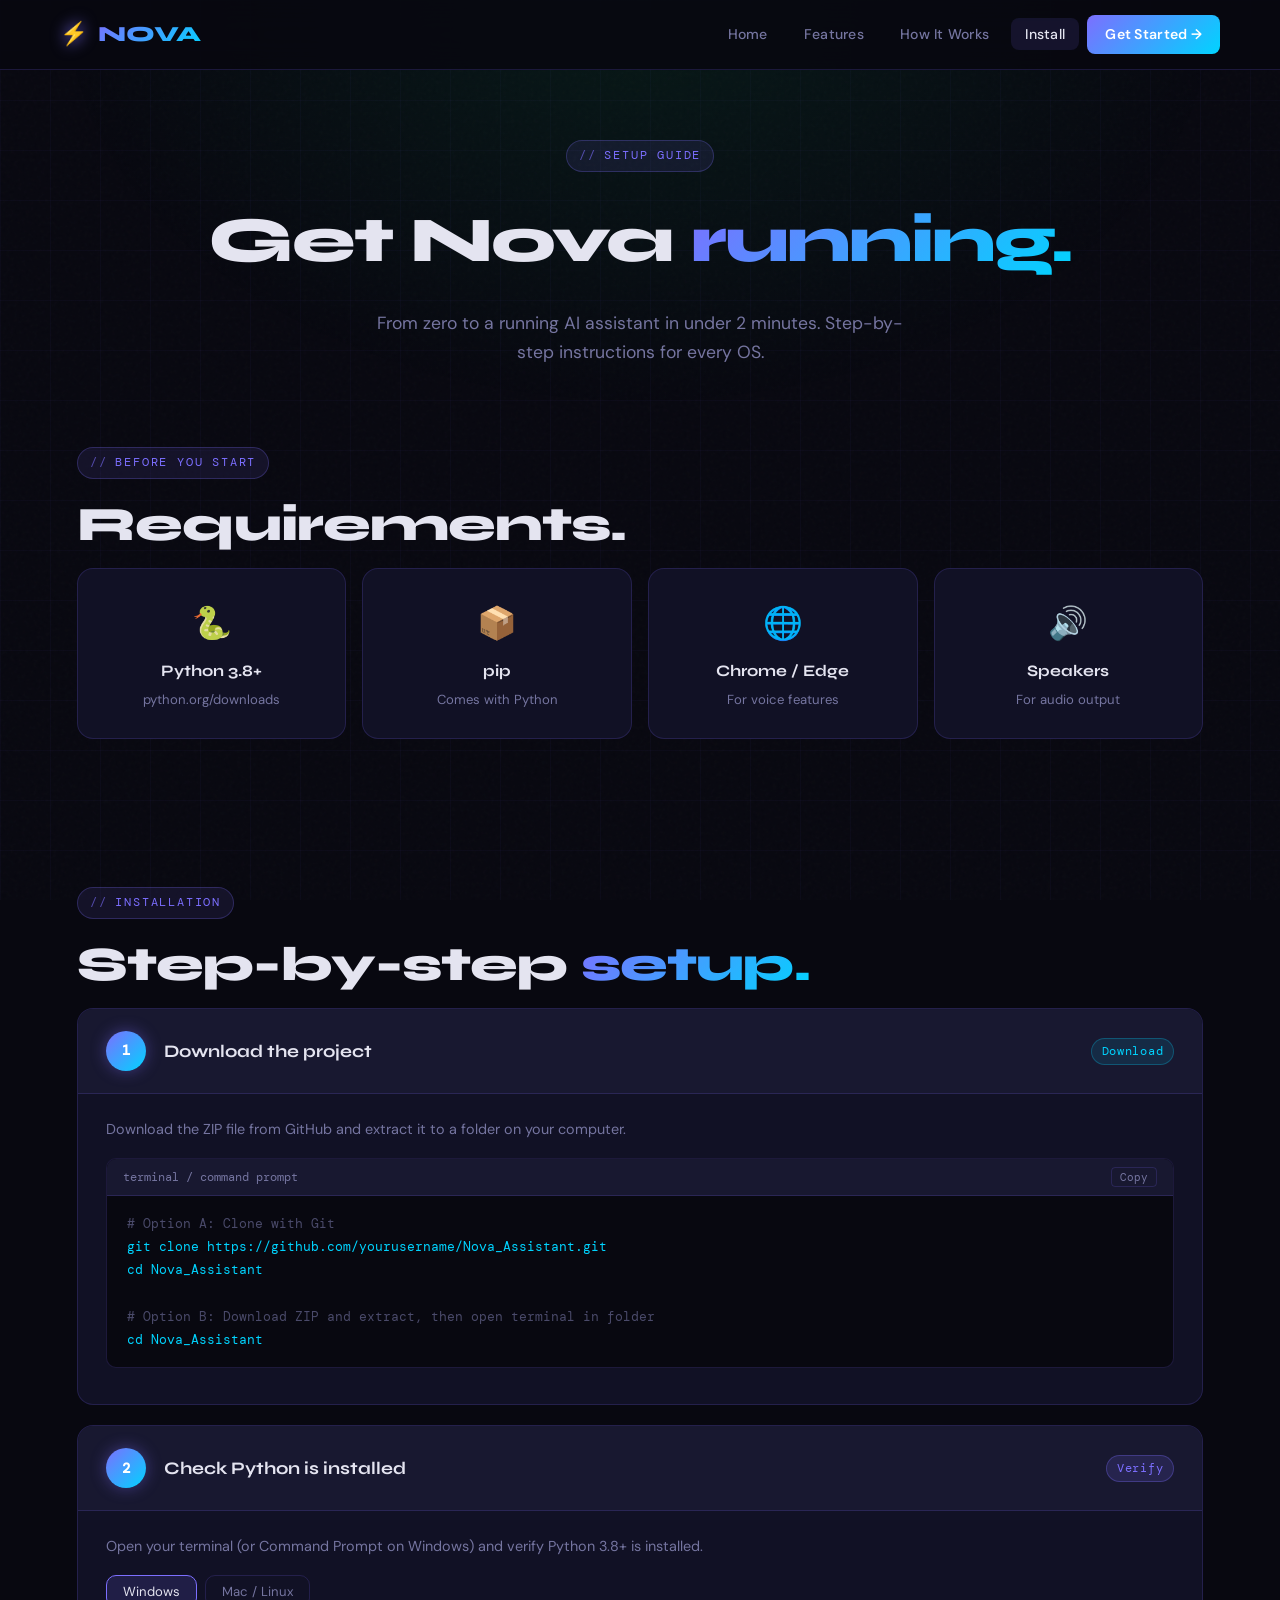
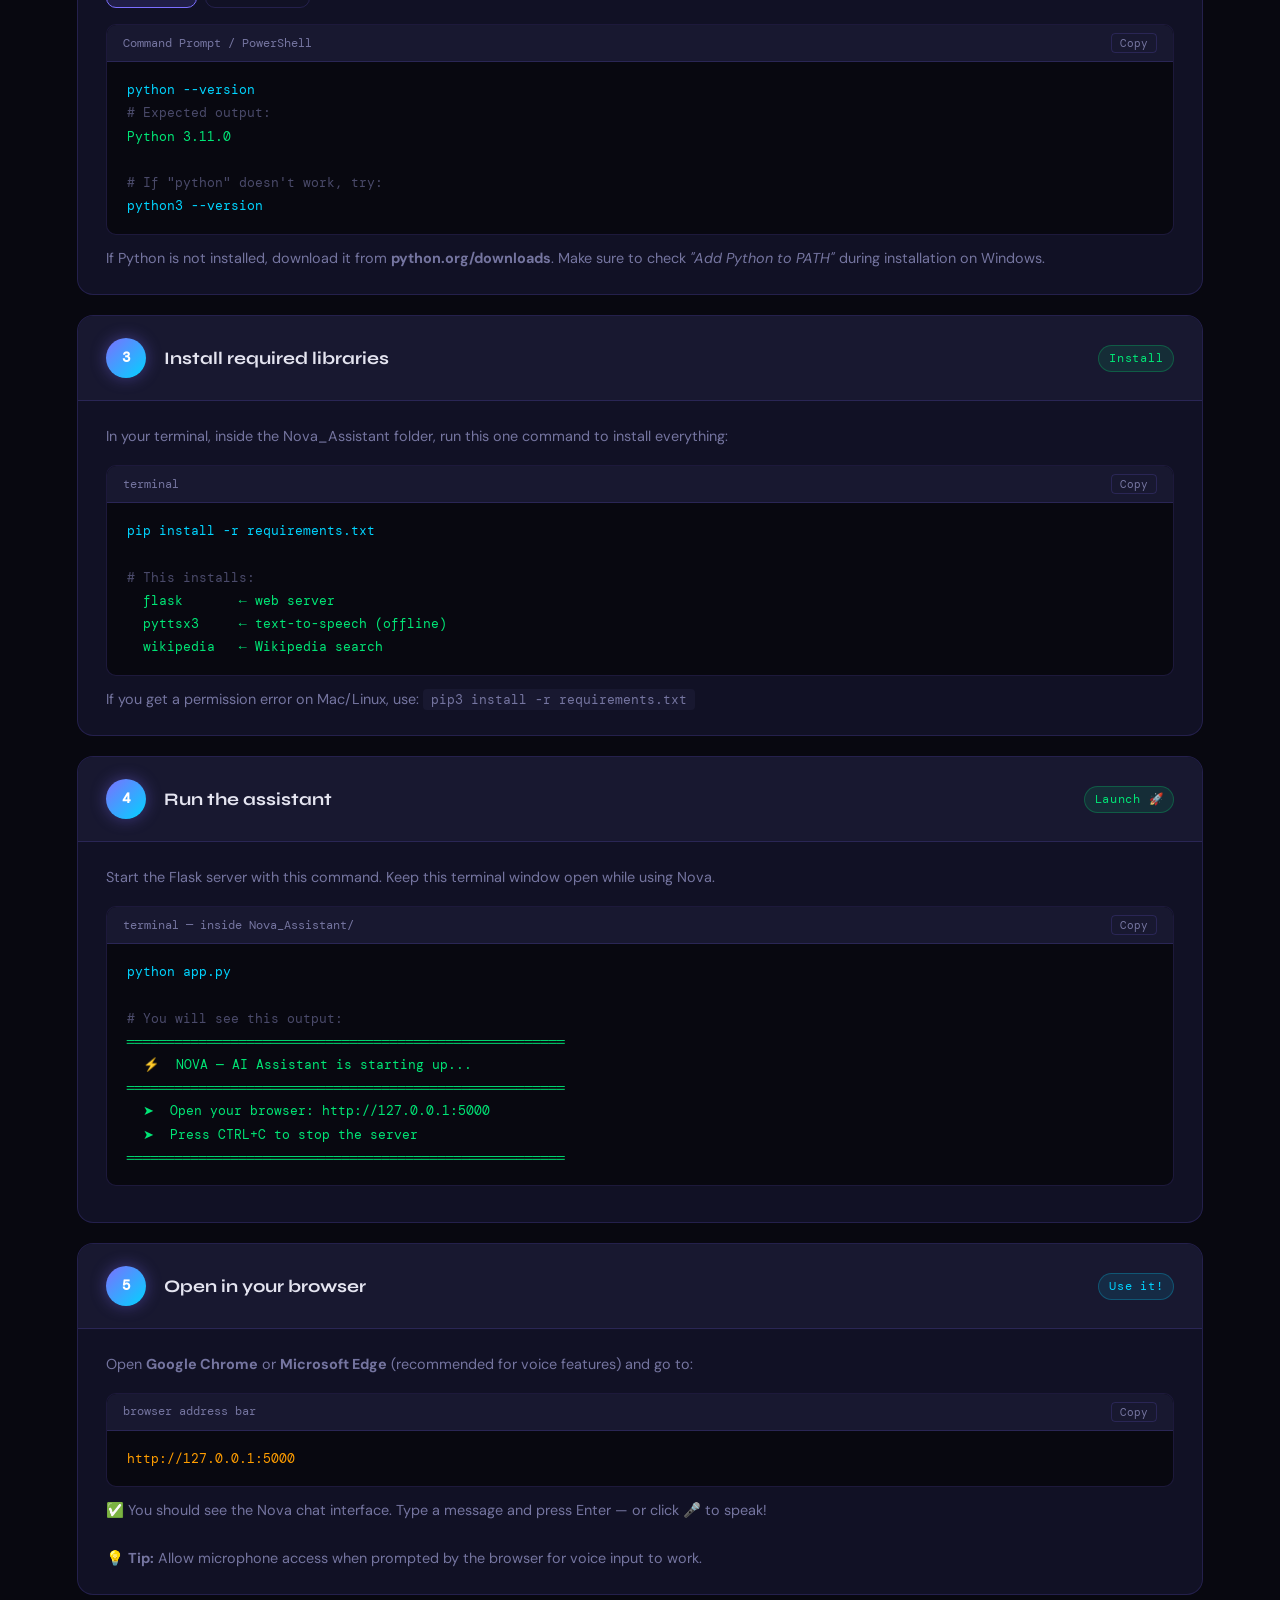
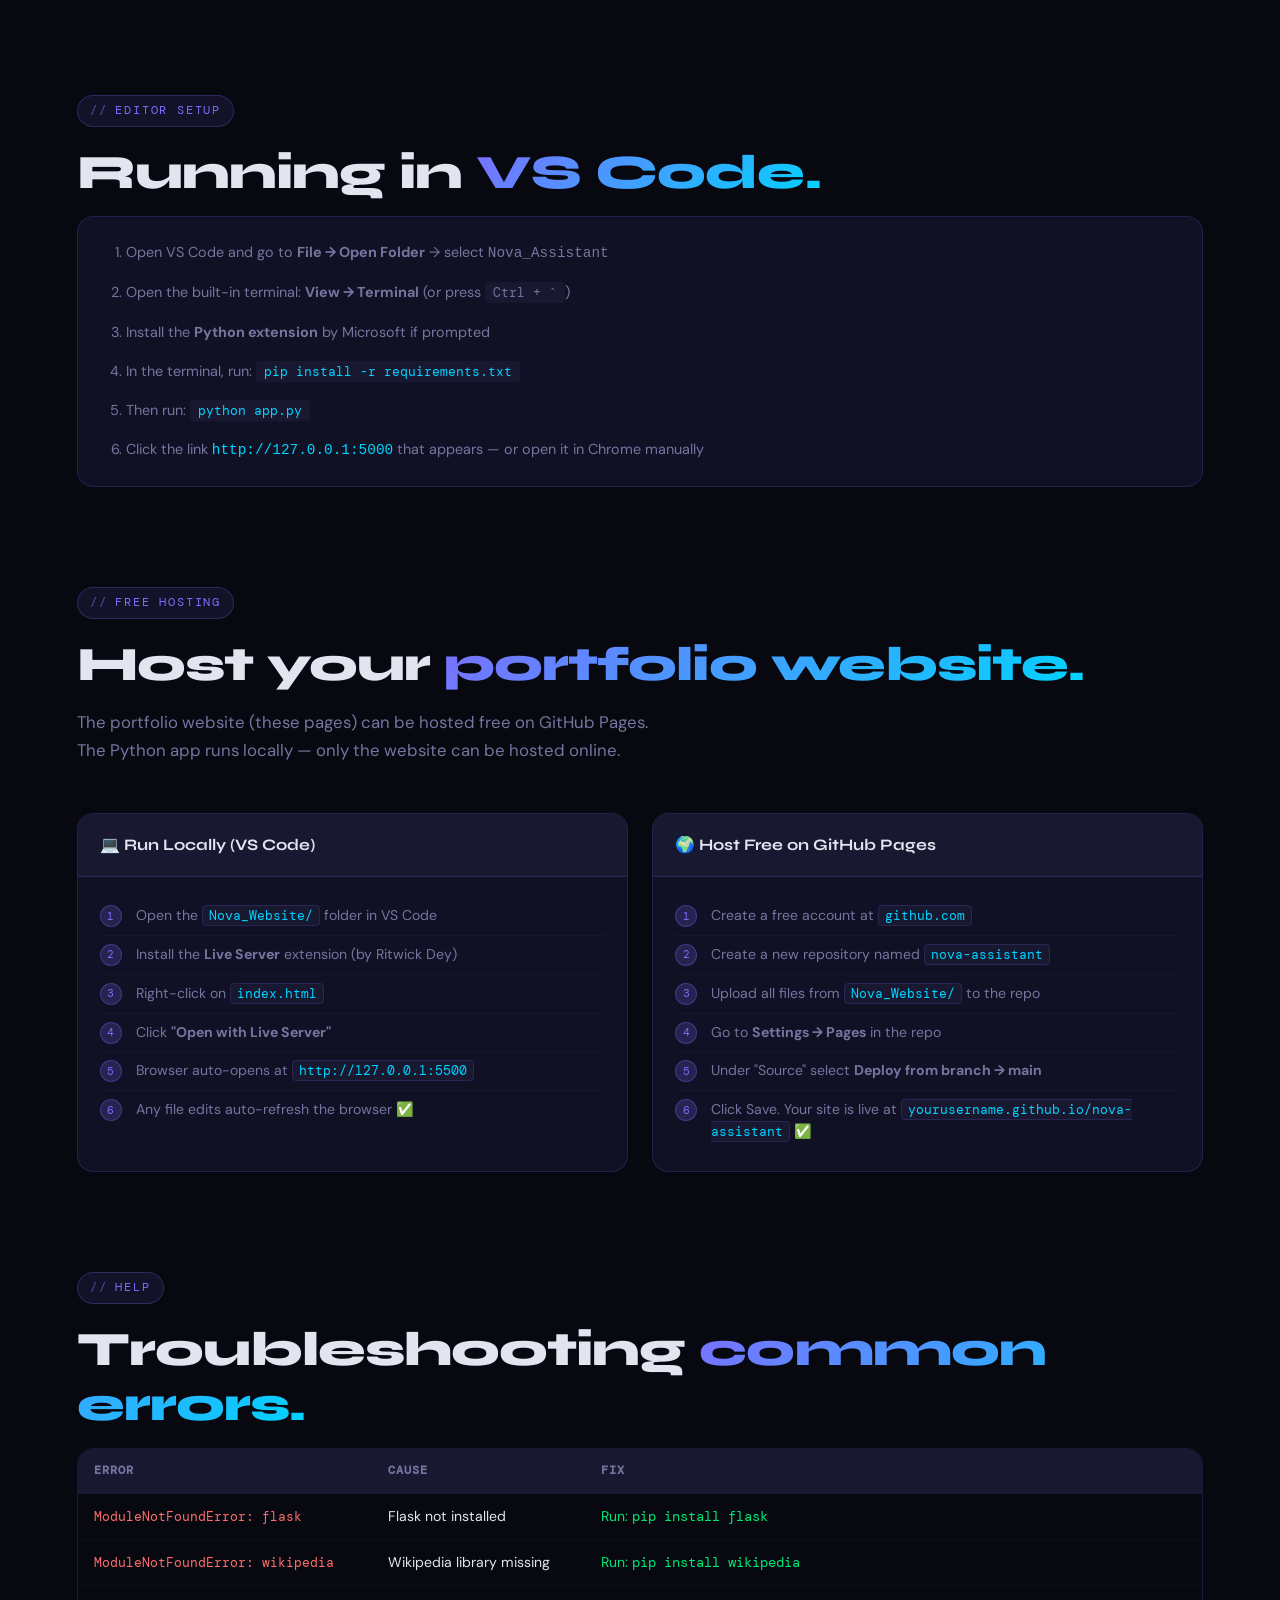
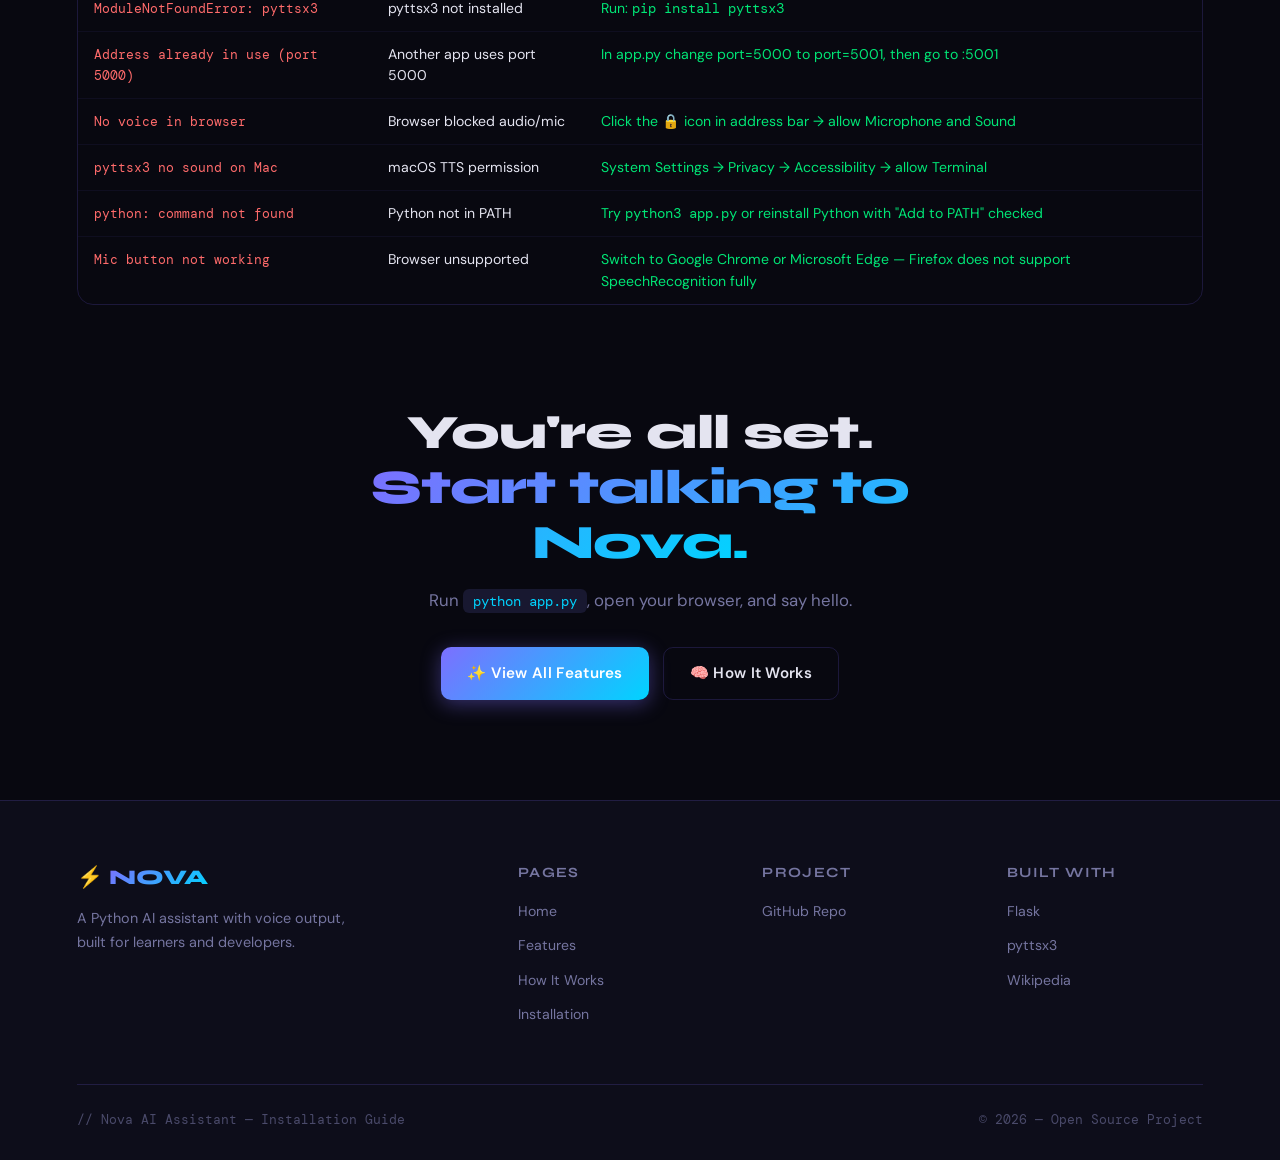
<file: Nova_Website/install.html>
<!DOCTYPE html>
<!-- install.html — Nova AI Assistant — Installation Guide -->
<html lang="en">
<head>
  <meta charset="UTF-8" />
  <meta name="viewport" content="width=device-width, initial-scale=1.0" />
  <title>Nova — Installation Guide</title>
  <link rel="preconnect" href="https://fonts.googleapis.com" />
  <link href="https://fonts.googleapis.com/css2?family=Syne:wght@700;800&family=DM+Sans:wght@300;400;500;600&family=DM+Mono:wght@400;500&display=swap" rel="stylesheet" />
  <link rel="stylesheet" href="css/style.css" />
  <style>
    .page-hero {
      position: relative; z-index: 2;
      padding: 140px clamp(20px,6vw,80px) 80px;
      text-align: center;
      background: radial-gradient(ellipse at 50% 0%, rgba(0,230,118,0.08) 0%, transparent 65%);
    }
    .page-hero h1 {
      font-family: var(--font-display);
      font-size: clamp(2.5rem,5vw,4rem);
      font-weight: 800; letter-spacing: -0.03em; margin-bottom: 16px;
    }
    .page-hero p { font-size: 1.1rem; color: var(--text-muted); max-width: 560px; margin: 0 auto; }

    /* ── Step Cards ────────────────────────────────────────────── */
    .steps-list { display: flex; flex-direction: column; gap: 20px; }

    .step-card {
      background: var(--surface);
      border: 1px solid var(--border);
      border-radius: var(--radius);
      overflow: hidden;
      transition: border-color 0.3s;
    }
    .step-card:hover { border-color: rgba(124,111,255,0.35); }

    .step-header {
      display: flex;
      align-items: center;
      gap: 18px;
      padding: 22px 28px;
      border-bottom: 1px solid var(--border);
      background: var(--surface2);
    }

    .step-num {
      width: 40px; height: 40px;
      border-radius: 50%;
      background: var(--grad-main);
      display: flex; align-items: center; justify-content: center;
      font-family: var(--font-mono);
      font-weight: 700;
      font-size: 0.9rem;
      color: white;
      flex-shrink: 0;
      box-shadow: 0 0 16px var(--glow);
    }

    .step-title {
      font-family: var(--font-display);
      font-size: 1.1rem;
      font-weight: 700;
      flex: 1;
    }

    .step-badge {
      font-family: var(--font-mono);
      font-size: 0.72rem;
      padding: 3px 10px;
      border-radius: 20px;
    }

    .step-body { padding: 24px 28px; }

    .step-desc {
      font-size: 0.9rem;
      color: var(--text-muted);
      line-height: 1.65;
      margin-bottom: 16px;
    }

    /* ── Code Blocks ───────────────────────────────────────────── */
    .code-block {
      background: var(--bg);
      border: 1px solid var(--border);
      border-radius: var(--radius-sm);
      overflow: hidden;
      margin-bottom: 12px;
    }

    .code-topbar {
      display: flex;
      align-items: center;
      justify-content: space-between;
      padding: 8px 16px;
      background: var(--surface2);
      border-bottom: 1px solid var(--border);
      font-family: var(--font-mono);
      font-size: 0.72rem;
      color: var(--text-muted);
    }

    .copy-btn {
      background: none;
      border: 1px solid var(--border);
      border-radius: 4px;
      color: var(--text-muted);
      font-family: var(--font-mono);
      font-size: 0.7rem;
      padding: 2px 8px;
      cursor: pointer;
      transition: all 0.2s;
    }
    .copy-btn:hover { border-color: var(--accent); color: var(--accent); }

    pre {
      padding: 16px 20px;
      font-family: var(--font-mono);
      font-size: 0.83rem;
      line-height: 1.75;
      color: var(--accent2);
      overflow-x: auto;
      margin: 0;
    }

    pre .comment { color: var(--text-dim); }
    pre .keyword { color: var(--accent); }
    pre .output  { color: var(--success); }
    pre .url     { color: #ff9d00; }

    /* ── OS Tabs ───────────────────────────────────────────────── */
    .os-tabs {
      display: flex;
      gap: 8px;
      margin-bottom: 16px;
      flex-wrap: wrap;
    }

    .os-tab {
      padding: 7px 16px;
      border-radius: var(--radius-sm);
      border: 1px solid var(--border);
      background: transparent;
      color: var(--text-muted);
      font-family: var(--font-body);
      font-size: 0.82rem;
      cursor: pointer;
      transition: all 0.2s;
    }
    .os-tab.active, .os-tab:hover {
      background: rgba(124,111,255,0.15);
      border-color: var(--accent);
      color: var(--text);
    }

    /* ── Troubleshoot Table ─────────────────────────────────────── */
    .trouble-table {
      width: 100%;
      border-collapse: collapse;
      font-size: 0.88rem;
    }
    .trouble-table th {
      text-align: left;
      padding: 12px 16px;
      background: var(--surface2);
      border-bottom: 1px solid var(--border);
      font-family: var(--font-mono);
      font-size: 0.74rem;
      letter-spacing: 0.08em;
      text-transform: uppercase;
      color: var(--text-muted);
    }
    .trouble-table td {
      padding: 12px 16px;
      border-bottom: 1px solid rgba(120,100,255,0.07);
      vertical-align: top;
      line-height: 1.5;
    }
    .trouble-table tr:last-child td { border-bottom: none; }
    .trouble-table .err { color: #ff6b6b; font-family: var(--font-mono); font-size: 0.8rem; }
    .trouble-table .fix { color: var(--success); }

    /* ── Hosting section ────────────────────────────────────────── */
    .hosting-grid {
      display: grid;
      grid-template-columns: 1fr 1fr;
      gap: 24px;
    }
    @media(max-width:700px){ .hosting-grid { grid-template-columns: 1fr; } }

    .host-card {
      background: var(--surface);
      border: 1px solid var(--border);
      border-radius: var(--radius);
      overflow: hidden;
    }
    .host-card-header {
      padding: 18px 22px;
      border-bottom: 1px solid var(--border);
      background: var(--surface2);
      font-family: var(--font-display);
      font-size: 1rem;
      font-weight: 700;
      display: flex; align-items: center; gap: 10px;
    }
    .host-card-body { padding: 20px 22px; }

    .host-steps { list-style: none; counter-reset: hstep; }
    .host-steps li {
      counter-increment: hstep;
      padding: 8px 0 8px 36px;
      position: relative;
      font-size: 0.88rem;
      color: var(--text-muted);
      border-bottom: 1px solid rgba(120,100,255,0.07);
      line-height: 1.55;
    }
    .host-steps li:last-child { border-bottom: none; }
    .host-steps li::before {
      content: counter(hstep);
      position: absolute; left: 0; top: 8px;
      width: 22px; height: 22px;
      background: rgba(124,111,255,0.2);
      border: 1px solid rgba(124,111,255,0.3);
      border-radius: 50%;
      font-family: var(--font-mono);
      font-size: 0.7rem;
      display: flex; align-items: center; justify-content: center;
      color: var(--accent);
    }
    .host-steps code {
      background: var(--surface2);
      border: 1px solid var(--border);
      border-radius: 4px;
      padding: 1px 6px;
      font-family: var(--font-mono);
      font-size: 0.8rem;
      color: var(--accent2);
    }
  </style>
</head>
<body>
  <div class="bg-noise"></div>
  <div class="bg-grid"></div>

  <nav class="nav">
    <a href="index.html" class="nav-logo"><span class="bolt">⚡</span><span>NOVA</span></a>
    <button class="nav-hamburger">☰</button>
    <ul class="nav-links">
      <li><a href="index.html">Home</a></li>
      <li><a href="features.html">Features</a></li>
      <li><a href="how-it-works.html">How It Works</a></li>
      <li><a href="install.html" class="active">Install</a></li>
      <li><a href="install.html" class="nav-cta btn">Get Started →</a></li>
    </ul>
  </nav>

  <!-- Page Hero -->
  <div class="page-hero">
    <div class="section-label" style="margin:0 auto 16px;width:fit-content">Setup Guide</div>
    <h1>Get Nova <span style="background:var(--grad-main);-webkit-background-clip:text;-webkit-text-fill-color:transparent;background-clip:text">running.</span></h1>
    <p>From zero to a running AI assistant in under 2 minutes. Step-by-step instructions for every OS.</p>
  </div>

  <!-- Requirements -->
  <section class="section" style="padding-top:0">
    <div class="section-inner">
      <div class="section-label">Before You Start</div>
      <h2 class="section-title reveal">Requirements.</h2>

      <div style="display:grid;grid-template-columns:repeat(auto-fit,minmax(200px,1fr));gap:16px;margin-bottom:48px" class="reveal">
        <div class="card" style="text-align:center">
          <div style="font-size:2rem;margin-bottom:8px">🐍</div>
          <div style="font-family:var(--font-display);font-weight:700;margin-bottom:4px">Python 3.8+</div>
          <div style="font-size:0.82rem;color:var(--text-muted)">python.org/downloads</div>
        </div>
        <div class="card" style="text-align:center">
          <div style="font-size:2rem;margin-bottom:8px">📦</div>
          <div style="font-family:var(--font-display);font-weight:700;margin-bottom:4px">pip</div>
          <div style="font-size:0.82rem;color:var(--text-muted)">Comes with Python</div>
        </div>
        <div class="card" style="text-align:center">
          <div style="font-size:2rem;margin-bottom:8px">🌐</div>
          <div style="font-family:var(--font-display);font-weight:700;margin-bottom:4px">Chrome / Edge</div>
          <div style="font-size:0.82rem;color:var(--text-muted)">For voice features</div>
        </div>
        <div class="card" style="text-align:center">
          <div style="font-size:2rem;margin-bottom:8px">🔊</div>
          <div style="font-family:var(--font-display);font-weight:700;margin-bottom:4px">Speakers</div>
          <div style="font-size:0.82rem;color:var(--text-muted)">For audio output</div>
        </div>
      </div>
    </div>
  </section>

  <!-- Step-by-Step Installation -->
  <section class="section" style="padding-top:0">
    <div class="section-inner">
      <div class="section-label">Installation</div>
      <h2 class="section-title reveal">Step-by-step <span class="highlight">setup.</span></h2>

      <div class="steps-list">

        <!-- Step 1: Download -->
        <div class="step-card reveal">
          <div class="step-header">
            <div class="step-num">1</div>
            <div class="step-title">Download the project</div>
            <span class="step-badge tag tag-cyan">Download</span>
          </div>
          <div class="step-body">
            <p class="step-desc">Download the ZIP file from GitHub and extract it to a folder on your computer.</p>
            <div class="code-block">
              <div class="code-topbar">
                <span>terminal / command prompt</span>
                <button class="copy-btn" data-target="#code-clone">Copy</button>
              </div>
              <pre id="code-clone"><span class="comment"># Option A: Clone with Git</span>
git clone https://github.com/yourusername/Nova_Assistant.git
cd Nova_Assistant

<span class="comment"># Option B: Download ZIP and extract, then open terminal in folder</span>
cd Nova_Assistant</pre>
            </div>
          </div>
        </div>

        <!-- Step 2: Python check -->
        <div class="step-card reveal">
          <div class="step-header">
            <div class="step-num">2</div>
            <div class="step-title">Check Python is installed</div>
            <span class="step-badge tag tag-purple">Verify</span>
          </div>
          <div class="step-body">
            <p class="step-desc">Open your terminal (or Command Prompt on Windows) and verify Python 3.8+ is installed.</p>
            <div class="os-tabs">
              <button class="os-tab active">Windows</button>
              <button class="os-tab">Mac / Linux</button>
            </div>
            <div class="code-block">
              <div class="code-topbar">
                <span>Command Prompt / PowerShell</span>
                <button class="copy-btn" data-target="#code-pycheck">Copy</button>
              </div>
              <pre id="code-pycheck">python --version
<span class="comment"># Expected output:</span>
<span class="output">Python 3.11.0</span>

<span class="comment"># If "python" doesn't work, try:</span>
python3 --version</pre>
            </div>
            <p class="step-desc" style="margin-top:12px;margin-bottom:0">
              If Python is not installed, download it from <strong>python.org/downloads</strong>. Make sure to check <em>"Add Python to PATH"</em> during installation on Windows.
            </p>
          </div>
        </div>

        <!-- Step 3: Install dependencies -->
        <div class="step-card reveal">
          <div class="step-header">
            <div class="step-num">3</div>
            <div class="step-title">Install required libraries</div>
            <span class="step-badge tag tag-green">Install</span>
          </div>
          <div class="step-body">
            <p class="step-desc">In your terminal, inside the Nova_Assistant folder, run this one command to install everything:</p>
            <div class="code-block">
              <div class="code-topbar">
                <span>terminal</span>
                <button class="copy-btn" data-target="#code-install">Copy</button>
              </div>
              <pre id="code-install">pip install -r requirements.txt

<span class="comment"># This installs:</span>
<span class="output">  flask       ← web server</span>
<span class="output">  pyttsx3     ← text-to-speech (offline)</span>
<span class="output">  wikipedia   ← Wikipedia search</span></pre>
            </div>
            <p class="step-desc" style="margin-top:12px;margin-bottom:0">
              If you get a permission error on Mac/Linux, use: <code style="background:var(--surface2);padding:2px 8px;border-radius:4px;font-family:var(--font-mono);font-size:0.82rem">pip3 install -r requirements.txt</code>
            </p>
          </div>
        </div>

        <!-- Step 4: Run -->
        <div class="step-card reveal">
          <div class="step-header">
            <div class="step-num">4</div>
            <div class="step-title">Run the assistant</div>
            <span class="step-badge tag tag-green">Launch 🚀</span>
          </div>
          <div class="step-body">
            <p class="step-desc">Start the Flask server with this command. Keep this terminal window open while using Nova.</p>
            <div class="code-block">
              <div class="code-topbar">
                <span>terminal — inside Nova_Assistant/</span>
                <button class="copy-btn" data-target="#code-run">Copy</button>
              </div>
              <pre id="code-run">python app.py

<span class="comment"># You will see this output:</span>
<span class="output">═══════════════════════════════════════════════════════
  ⚡  NOVA — AI Assistant is starting up...
═══════════════════════════════════════════════════════
  ➤  Open your browser: http://127.0.0.1:5000
  ➤  Press CTRL+C to stop the server
═══════════════════════════════════════════════════════</span></pre>
            </div>
          </div>
        </div>

        <!-- Step 5: Open Browser -->
        <div class="step-card reveal">
          <div class="step-header">
            <div class="step-num">5</div>
            <div class="step-title">Open in your browser</div>
            <span class="step-badge tag tag-cyan">Use it!</span>
          </div>
          <div class="step-body">
            <p class="step-desc">Open <strong>Google Chrome</strong> or <strong>Microsoft Edge</strong> (recommended for voice features) and go to:</p>
            <div class="code-block">
              <div class="code-topbar">
                <span>browser address bar</span>
                <button class="copy-btn" data-target="#code-url">Copy</button>
              </div>
              <pre id="code-url"><span class="url">http://127.0.0.1:5000</span></pre>
            </div>
            <p class="step-desc" style="margin-top:12px;margin-bottom:0">
              ✅ You should see the Nova chat interface. Type a message and press Enter — or click 🎤 to speak!
              <br><br>
              💡 <strong>Tip:</strong> Allow microphone access when prompted by the browser for voice input to work.
            </p>
          </div>
        </div>

      </div>
    </div>
  </section>

  <!-- VS Code setup -->
  <section class="section" style="padding-top:0">
    <div class="section-inner">
      <div class="section-label">Editor Setup</div>
      <h2 class="section-title reveal">Running in <span class="highlight">VS Code.</span></h2>

      <div class="step-card reveal">
        <div class="step-body">
          <ol style="padding-left:20px;display:flex;flex-direction:column;gap:16px;color:var(--text-muted);font-size:0.9rem;line-height:1.6">
            <li>Open VS Code and go to <strong>File → Open Folder</strong> → select <code>Nova_Assistant</code></li>
            <li>Open the built-in terminal: <strong>View → Terminal</strong> (or press <kbd style="background:var(--surface2);padding:2px 8px;border-radius:4px;font-family:var(--font-mono);font-size:0.8rem">Ctrl + `</kbd>)</li>
            <li>Install the <strong>Python extension</strong> by Microsoft if prompted</li>
            <li>In the terminal, run: <code style="background:var(--surface2);padding:2px 8px;border-radius:4px;font-family:var(--font-mono);font-size:0.82rem;color:var(--accent2)">pip install -r requirements.txt</code></li>
            <li>Then run: <code style="background:var(--surface2);padding:2px 8px;border-radius:4px;font-family:var(--font-mono);font-size:0.82rem;color:var(--accent2)">python app.py</code></li>
            <li>Click the link <code style="color:var(--accent2)">http://127.0.0.1:5000</code> that appears — or open it in Chrome manually</li>
          </ol>
        </div>
      </div>
    </div>
  </section>

  <!-- GitHub Pages Hosting -->
  <section class="section" style="padding-top:0" id="download">
    <div class="section-inner">
      <div class="section-label">Free Hosting</div>
      <h2 class="section-title reveal">Host your <span class="highlight">portfolio website.</span></h2>
      <p class="section-desc reveal">The portfolio website (these pages) can be hosted free on GitHub Pages. The Python app runs locally — only the website can be hosted online.</p>

      <div class="hosting-grid">
        <!-- Local hosting -->
        <div class="host-card reveal">
          <div class="host-card-header">💻 Run Locally (VS Code)</div>
          <div class="host-card-body">
            <ul class="host-steps">
              <li>Open the <code>Nova_Website/</code> folder in VS Code</li>
              <li>Install the <strong>Live Server</strong> extension (by Ritwick Dey)</li>
              <li>Right-click on <code>index.html</code></li>
              <li>Click <strong>"Open with Live Server"</strong></li>
              <li>Browser auto-opens at <code>http://127.0.0.1:5500</code></li>
              <li>Any file edits auto-refresh the browser ✅</li>
            </ul>
          </div>
        </div>

        <!-- GitHub Pages -->
        <div class="host-card reveal reveal-delay-1">
          <div class="host-card-header">🌍 Host Free on GitHub Pages</div>
          <div class="host-card-body">
            <ul class="host-steps">
              <li>Create a free account at <code>github.com</code></li>
              <li>Create a new repository named <code>nova-assistant</code></li>
              <li>Upload all files from <code>Nova_Website/</code> to the repo</li>
              <li>Go to <strong>Settings → Pages</strong> in the repo</li>
              <li>Under "Source" select <strong>Deploy from branch → main</strong></li>
              <li>Click Save. Your site is live at <code>yourusername.github.io/nova-assistant</code> ✅</li>
            </ul>
          </div>
        </div>
      </div>
    </div>
  </section>

  <!-- Troubleshooting -->
  <section class="section" style="padding-top:0">
    <div class="section-inner">
      <div class="section-label">Help</div>
      <h2 class="section-title reveal">Troubleshooting <span class="highlight">common errors.</span></h2>

      <div style="border-radius:var(--radius);border:1px solid var(--border);overflow:hidden" class="reveal">
        <table class="trouble-table">
          <thead>
            <tr>
              <th>Error</th>
              <th>Cause</th>
              <th>Fix</th>
            </tr>
          </thead>
          <tbody>
            <tr>
              <td><span class="err">ModuleNotFoundError: flask</span></td>
              <td>Flask not installed</td>
              <td class="fix">Run: <code style="font-family:var(--font-mono)">pip install flask</code></td>
            </tr>
            <tr>
              <td><span class="err">ModuleNotFoundError: wikipedia</span></td>
              <td>Wikipedia library missing</td>
              <td class="fix">Run: <code style="font-family:var(--font-mono)">pip install wikipedia</code></td>
            </tr>
            <tr>
              <td><span class="err">ModuleNotFoundError: pyttsx3</span></td>
              <td>pyttsx3 not installed</td>
              <td class="fix">Run: <code style="font-family:var(--font-mono)">pip install pyttsx3</code></td>
            </tr>
            <tr>
              <td><span class="err">Address already in use (port 5000)</span></td>
              <td>Another app uses port 5000</td>
              <td class="fix">In app.py change port=5000 to port=5001, then go to :5001</td>
            </tr>
            <tr>
              <td><span class="err">No voice in browser</span></td>
              <td>Browser blocked audio/mic</td>
              <td class="fix">Click the 🔒 icon in address bar → allow Microphone and Sound</td>
            </tr>
            <tr>
              <td><span class="err">pyttsx3 no sound on Mac</span></td>
              <td>macOS TTS permission</td>
              <td class="fix">System Settings → Privacy → Accessibility → allow Terminal</td>
            </tr>
            <tr>
              <td><span class="err">python: command not found</span></td>
              <td>Python not in PATH</td>
              <td class="fix">Try <code style="font-family:var(--font-mono)">python3 app.py</code> or reinstall Python with "Add to PATH" checked</td>
            </tr>
            <tr>
              <td><span class="err">Mic button not working</span></td>
              <td>Browser unsupported</td>
              <td class="fix">Switch to Google Chrome or Microsoft Edge — Firefox does not support SpeechRecognition fully</td>
            </tr>
          </tbody>
        </table>
      </div>
    </div>
  </section>

  <!-- Final CTA -->
  <section class="section" style="padding-top:0; text-align:center">
    <div class="section-inner">
      <div style="max-width:600px;margin:0 auto">
        <h2 class="section-title reveal" style="text-align:center">You're all set. <span class="highlight">Start talking to Nova.</span></h2>
        <p class="section-desc reveal" style="margin:0 auto 32px; text-align:center">
          Run <code style="background:var(--surface2);padding:3px 10px;border-radius:6px;font-family:var(--font-mono);font-size:0.9rem;color:var(--accent2)">python app.py</code>, open your browser, and say hello.
        </p>
        <div style="display:flex;gap:14px;justify-content:center;flex-wrap:wrap" class="reveal">
          <a href="features.html" class="btn btn-primary">✨ View All Features</a>
          <a href="how-it-works.html" class="btn btn-secondary">🧠 How It Works</a>
        </div>
      </div>
    </div>
  </section>

  <footer>
    <div class="footer-inner">
      <div class="footer-grid">
        <div class="footer-brand">
          <div style="font-family:var(--font-display);font-size:1.3rem;font-weight:800;">⚡ <span style="background:var(--grad-main);-webkit-background-clip:text;-webkit-text-fill-color:transparent;background-clip:text;">NOVA</span></div>
          <p>A Python AI assistant with voice output, built for learners and developers.</p>
        </div>
        <div class="footer-col"><h4>Pages</h4><ul>
          <li><a href="index.html">Home</a></li>
          <li><a href="features.html">Features</a></li>
          <li><a href="how-it-works.html">How It Works</a></li>
          <li><a href="install.html">Installation</a></li>
        </ul></div>
        <div class="footer-col"><h4>Project</h4><ul>
          <li><a href="https://github.com" target="_blank">GitHub Repo</a></li>
        </ul></div>
        <div class="footer-col"><h4>Built With</h4><ul>
          <li><a href="https://flask.palletsprojects.com" target="_blank">Flask</a></li>
          <li><a href="https://pyttsx3.readthedocs.io" target="_blank">pyttsx3</a></li>
          <li><a href="https://wikipedia-api.readthedocs.io" target="_blank">Wikipedia</a></li>
        </ul></div>
      </div>
      <div class="footer-bottom">
        <span>// Nova AI Assistant — Installation Guide</span>
        <span>© 2026 — Open Source Project</span>
      </div>
    </div>
  </footer>
  <script src="js/script.js"></script>
</body>
</html>
</file>
<file: Nova_Website/css/style.css>
/* ═══════════════════════════════════════════════════════════════════
   Nova AI Assistant — Portfolio Website Stylesheet
   Theme: Dark cyberpunk / futuristic terminal
   Fonts: Syne (display), DM Mono (code/accents)
═══════════════════════════════════════════════════════════════════ */

/* ── Google Fonts loaded in HTML ──────────────────────────────────── */

/* ── CSS Custom Properties ────────────────────────────────────────── */
:root {
  /* Colors */
  --bg:          #080810;
  --bg2:         #0d0d1a;
  --surface:     #111125;
  --surface2:    #181830;
  --border:      rgba(120, 100, 255, 0.18);
  --border2:     rgba(0, 210, 255, 0.12);

  --accent:      #7c6fff;
  --accent2:     #00d4ff;
  --accent3:     #ff6b9d;
  --glow:        rgba(124, 111, 255, 0.4);
  --glow2:       rgba(0, 212, 255, 0.3);

  --text:        #e4e4f0;
  --text-muted:  #7575a0;
  --text-dim:    #4a4a6a;
  --success:     #00e676;
  --warning:     #ffb74d;

  /* Gradients */
  --grad-main:   linear-gradient(135deg, var(--accent), var(--accent2));
  --grad-alt:    linear-gradient(135deg, var(--accent3), var(--accent));
  --grad-surface:linear-gradient(135deg, var(--surface), var(--surface2));

  /* Typography */
  --font-display: 'Syne', sans-serif;
  --font-body:    'DM Sans', sans-serif;
  --font-mono:    'DM Mono', monospace;

  /* Spacing & shape */
  --radius:      16px;
  --radius-sm:   10px;
  --radius-lg:   24px;
  --shadow:      0 8px 48px rgba(0,0,0,0.5);
  --shadow-glow: 0 4px 32px var(--glow);
}

/* ── Reset ────────────────────────────────────────────────────────── */
*, *::before, *::after { box-sizing: border-box; margin: 0; padding: 0; }

html { scroll-behavior: smooth; font-size: 16px; }

body {
  font-family: var(--font-body);
  background: var(--bg);
  color: var(--text);
  line-height: 1.65;
  overflow-x: hidden;
}

a { color: var(--accent2); text-decoration: none; }
a:hover { text-decoration: underline; }

img { max-width: 100%; display: block; }

/* ── Scrollbar ────────────────────────────────────────────────────── */
::-webkit-scrollbar { width: 6px; }
::-webkit-scrollbar-track { background: var(--bg); }
::-webkit-scrollbar-thumb { background: var(--border); border-radius: 4px; }

/* ── Background Effects ───────────────────────────────────────────── */
.bg-noise {
  position: fixed; inset: 0;
  background-image: url("data:image/svg+xml,%3Csvg viewBox='0 0 256 256' xmlns='http://www.w3.org/2000/svg'%3E%3Cfilter id='noise'%3E%3CfeTurbulence type='fractalNoise' baseFrequency='0.9' numOctaves='4' stitchTiles='stitch'/%3E%3C/filter%3E%3Crect width='100%25' height='100%25' filter='url(%23noise)' opacity='0.035'/%3E%3C/svg%3E");
  pointer-events: none; z-index: 0; opacity: 0.6;
}

.bg-grid {
  position: fixed; inset: 0;
  background-image:
    linear-gradient(rgba(124,111,255,0.035) 1px, transparent 1px),
    linear-gradient(90deg, rgba(124,111,255,0.035) 1px, transparent 1px);
  background-size: 50px 50px;
  pointer-events: none; z-index: 0;
}

/* ── Navigation ───────────────────────────────────────────────────── */
.nav {
  position: fixed; top: 0; left: 0; right: 0;
  z-index: 100;
  display: flex;
  align-items: center;
  justify-content: space-between;
  padding: 0 clamp(20px, 5vw, 60px);
  height: 70px;
  background: rgba(8, 8, 16, 0.85);
  backdrop-filter: blur(24px);
  border-bottom: 1px solid var(--border);
  transition: background 0.3s;
}

.nav-logo {
  display: flex; align-items: center; gap: 10px;
  font-family: var(--font-display);
  font-size: 1.35rem;
  font-weight: 800;
  text-decoration: none;
  color: var(--text);
}

.nav-logo span {
  background: var(--grad-main);
  -webkit-background-clip: text; -webkit-text-fill-color: transparent;
  background-clip: text;
}

.nav-logo .bolt {
  font-size: 1.4rem;
  filter: drop-shadow(0 0 8px var(--accent));
  -webkit-text-fill-color: initial;
  background: none;
}

.nav-links {
  display: flex;
  align-items: center;
  list-style: none;
  gap: 8px;
}

.nav-links a {
  font-size: 0.88rem;
  font-weight: 500;
  color: var(--text-muted);
  padding: 7px 14px;
  border-radius: 8px;
  transition: all 0.2s;
  letter-spacing: 0.02em;
}

.nav-links a:hover, .nav-links a.active {
  color: var(--text);
  background: rgba(124,111,255,0.12);
  text-decoration: none;
}

.nav-cta {
  background: var(--grad-main) !important;
  color: white !important;
  font-weight: 600 !important;
  padding: 8px 18px !important;
}

.nav-cta:hover { opacity: 0.9; box-shadow: var(--shadow-glow); }

.nav-hamburger {
  display: none;
  background: none; border: none;
  color: var(--text); font-size: 1.4rem; cursor: pointer;
}

/* ── Buttons ──────────────────────────────────────────────────────── */
.btn {
  display: inline-flex;
  align-items: center;
  gap: 8px;
  padding: 13px 26px;
  border-radius: var(--radius-sm);
  font-family: var(--font-body);
  font-size: 0.95rem;
  font-weight: 600;
  cursor: pointer;
  border: none;
  transition: all 0.25s;
  letter-spacing: 0.02em;
  white-space: nowrap;
  text-decoration: none;
}

.btn-primary {
  background: var(--grad-main);
  color: white;
  box-shadow: 0 4px 20px var(--glow);
}
.btn-primary:hover {
  transform: translateY(-2px);
  box-shadow: 0 8px 32px var(--glow);
  color: white; text-decoration: none;
}

.btn-secondary {
  background: transparent;
  color: var(--text);
  border: 1px solid var(--border);
}
.btn-secondary:hover {
  background: var(--surface);
  border-color: var(--accent);
  color: var(--accent);
  text-decoration: none;
}

.btn-ghost {
  background: rgba(124,111,255,0.1);
  color: var(--accent);
  border: 1px solid rgba(124,111,255,0.25);
}
.btn-ghost:hover {
  background: rgba(124,111,255,0.18);
  text-decoration: none;
}

/* ── Section Layout ───────────────────────────────────────────────── */
.section {
  position: relative;
  z-index: 2;
  padding: 100px clamp(20px, 6vw, 80px);
}

.section-inner {
  max-width: 1200px;
  margin: 0 auto;
}

.section-label {
  display: inline-flex;
  align-items: center;
  gap: 8px;
  font-family: var(--font-mono);
  font-size: 0.75rem;
  letter-spacing: 0.15em;
  text-transform: uppercase;
  color: var(--accent);
  padding: 5px 12px;
  background: rgba(124,111,255,0.1);
  border: 1px solid rgba(124,111,255,0.25);
  border-radius: 20px;
  margin-bottom: 18px;
}

.section-label::before { content: '//'; opacity: 0.6; }

.section-title {
  font-family: var(--font-display);
  font-size: clamp(2rem, 4vw, 3rem);
  font-weight: 800;
  line-height: 1.15;
  letter-spacing: -0.02em;
  margin-bottom: 16px;
}

.section-title .highlight {
  background: var(--grad-main);
  -webkit-background-clip: text; -webkit-text-fill-color: transparent;
  background-clip: text;
}

.section-desc {
  font-size: 1.05rem;
  color: var(--text-muted);
  max-width: 600px;
  line-height: 1.7;
  margin-bottom: 48px;
}

/* ── Cards ────────────────────────────────────────────────────────── */
.card {
  background: var(--surface);
  border: 1px solid var(--border);
  border-radius: var(--radius);
  padding: 28px;
  transition: all 0.3s;
  position: relative;
  overflow: hidden;
}

.card::before {
  content: '';
  position: absolute;
  inset: 0;
  background: linear-gradient(135deg, rgba(124,111,255,0.04) 0%, transparent 60%);
  opacity: 0;
  transition: opacity 0.3s;
}

.card:hover {
  border-color: rgba(124,111,255,0.4);
  transform: translateY(-4px);
  box-shadow: var(--shadow), 0 0 40px rgba(124,111,255,0.08);
}
.card:hover::before { opacity: 1; }

/* ── Tags / Badges ────────────────────────────────────────────────── */
.tag {
  display: inline-block;
  padding: 3px 10px;
  border-radius: 20px;
  font-size: 0.75rem;
  font-family: var(--font-mono);
  letter-spacing: 0.06em;
}

.tag-purple { background: rgba(124,111,255,0.15); color: var(--accent); border: 1px solid rgba(124,111,255,0.3); }
.tag-cyan   { background: rgba(0,212,255,0.1);    color: var(--accent2); border: 1px solid rgba(0,212,255,0.25); }
.tag-pink   { background: rgba(255,107,157,0.1);  color: var(--accent3); border: 1px solid rgba(255,107,157,0.25); }
.tag-green  { background: rgba(0,230,118,0.1);    color: var(--success); border: 1px solid rgba(0,230,118,0.25); }

/* ── Footer ───────────────────────────────────────────────────────── */
footer {
  position: relative; z-index: 2;
  background: var(--bg2);
  border-top: 1px solid var(--border);
  padding: 60px clamp(20px, 6vw, 80px) 32px;
}

.footer-inner {
  max-width: 1200px;
  margin: 0 auto;
}

.footer-grid {
  display: grid;
  grid-template-columns: 2fr 1fr 1fr 1fr;
  gap: 48px;
  margin-bottom: 48px;
}

.footer-brand p {
  color: var(--text-muted);
  font-size: 0.9rem;
  margin: 12px 0 20px;
  line-height: 1.65;
  max-width: 280px;
}

.footer-col h4 {
  font-family: var(--font-display);
  font-size: 0.88rem;
  font-weight: 700;
  letter-spacing: 0.1em;
  text-transform: uppercase;
  color: var(--text-muted);
  margin-bottom: 14px;
}

.footer-col ul { list-style: none; }
.footer-col ul li { margin-bottom: 8px; }
.footer-col ul a {
  color: var(--text-muted);
  font-size: 0.88rem;
  transition: color 0.2s;
}
.footer-col ul a:hover { color: var(--accent); text-decoration: none; }

.footer-bottom {
  display: flex;
  justify-content: space-between;
  align-items: center;
  padding-top: 24px;
  border-top: 1px solid var(--border);
  font-size: 0.8rem;
  color: var(--text-dim);
  font-family: var(--font-mono);
}

/* ── Scroll Reveal Animation ──────────────────────────────────────── */
.reveal {
  opacity: 0;
  transform: translateY(24px);
  transition: opacity 0.6s ease, transform 0.6s ease;
}
.reveal.visible {
  opacity: 1;
  transform: translateY(0);
}
.reveal-delay-1 { transition-delay: 0.1s; }
.reveal-delay-2 { transition-delay: 0.2s; }
.reveal-delay-3 { transition-delay: 0.3s; }
.reveal-delay-4 { transition-delay: 0.4s; }

/* ── Responsive ───────────────────────────────────────────────────── */
@media (max-width: 768px) {
  .nav-links { display: none; }
  .nav-hamburger { display: flex; }

  .footer-grid { grid-template-columns: 1fr 1fr; gap: 32px; }
  .footer-bottom { flex-direction: column; gap: 8px; text-align: center; }
  .section { padding: 70px clamp(16px, 4vw, 40px); }
}

@media (max-width: 480px) {
  .footer-grid { grid-template-columns: 1fr; }
}
</file>
